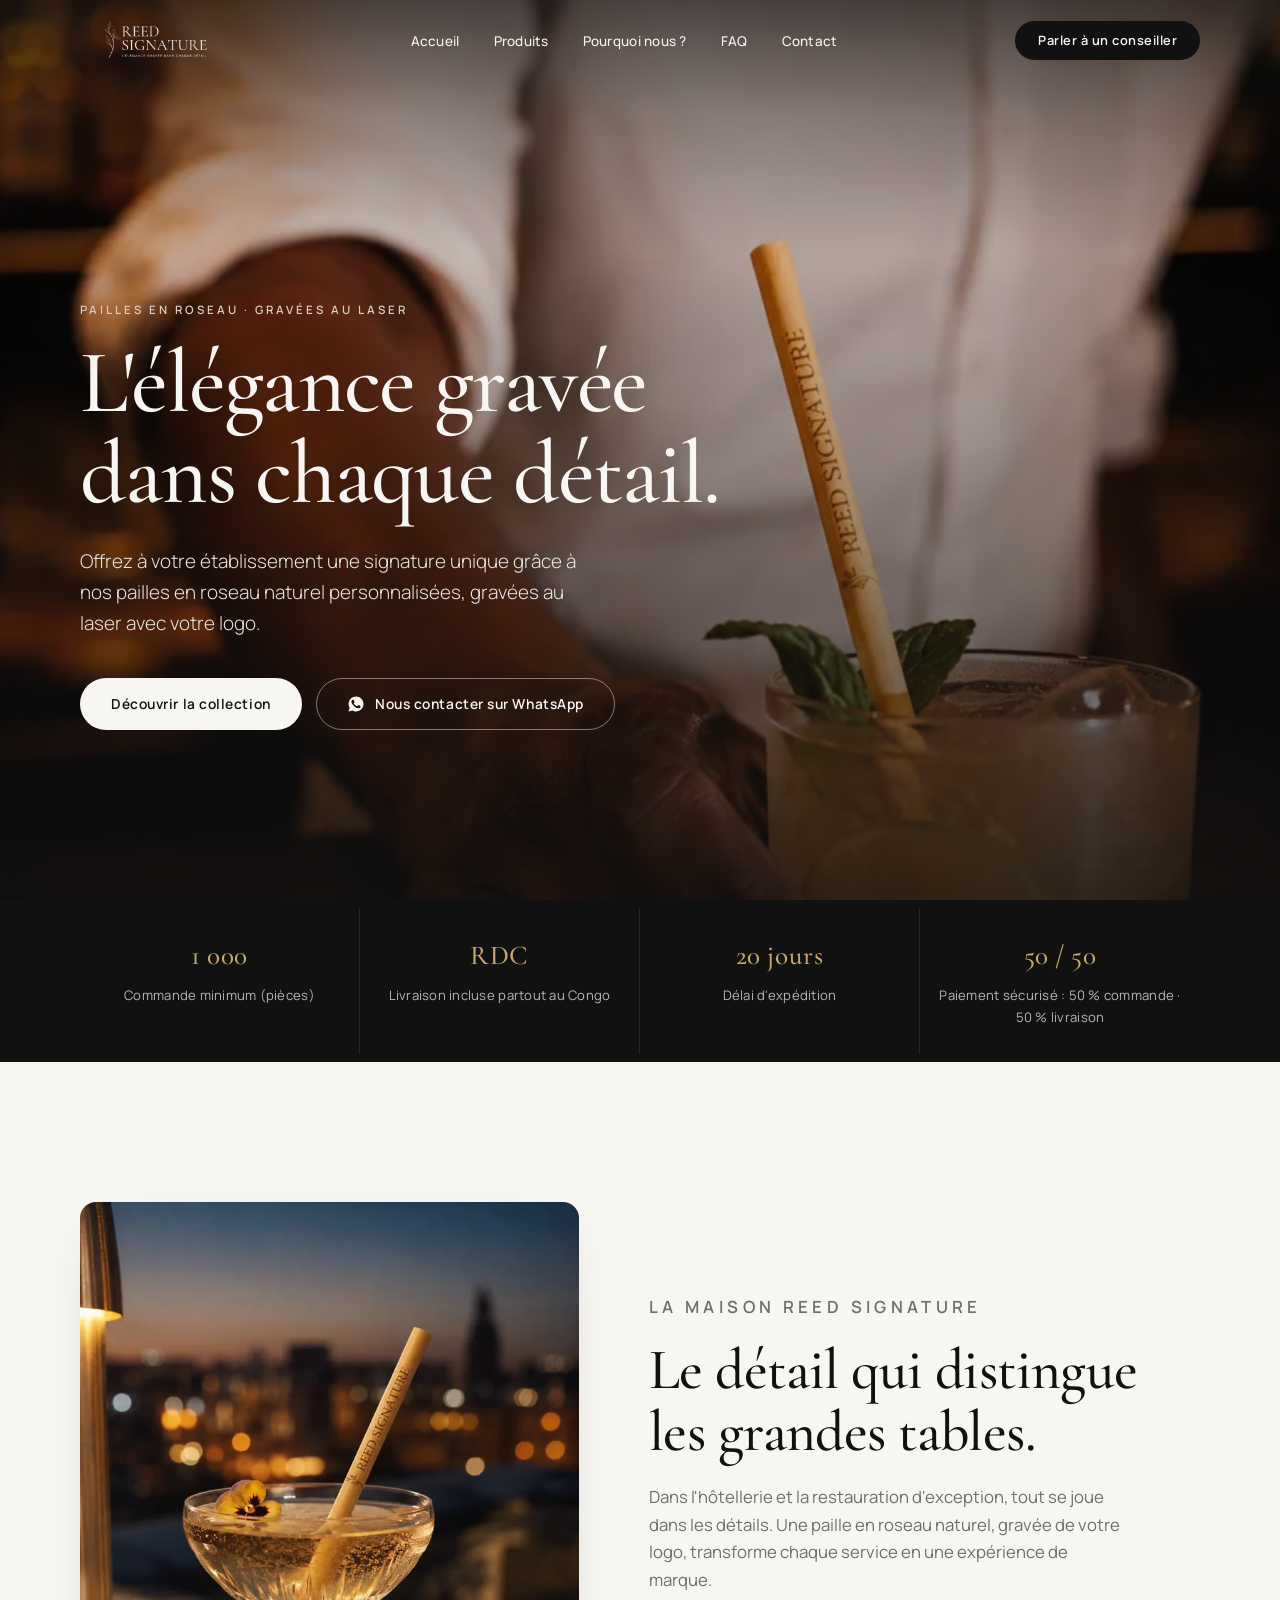
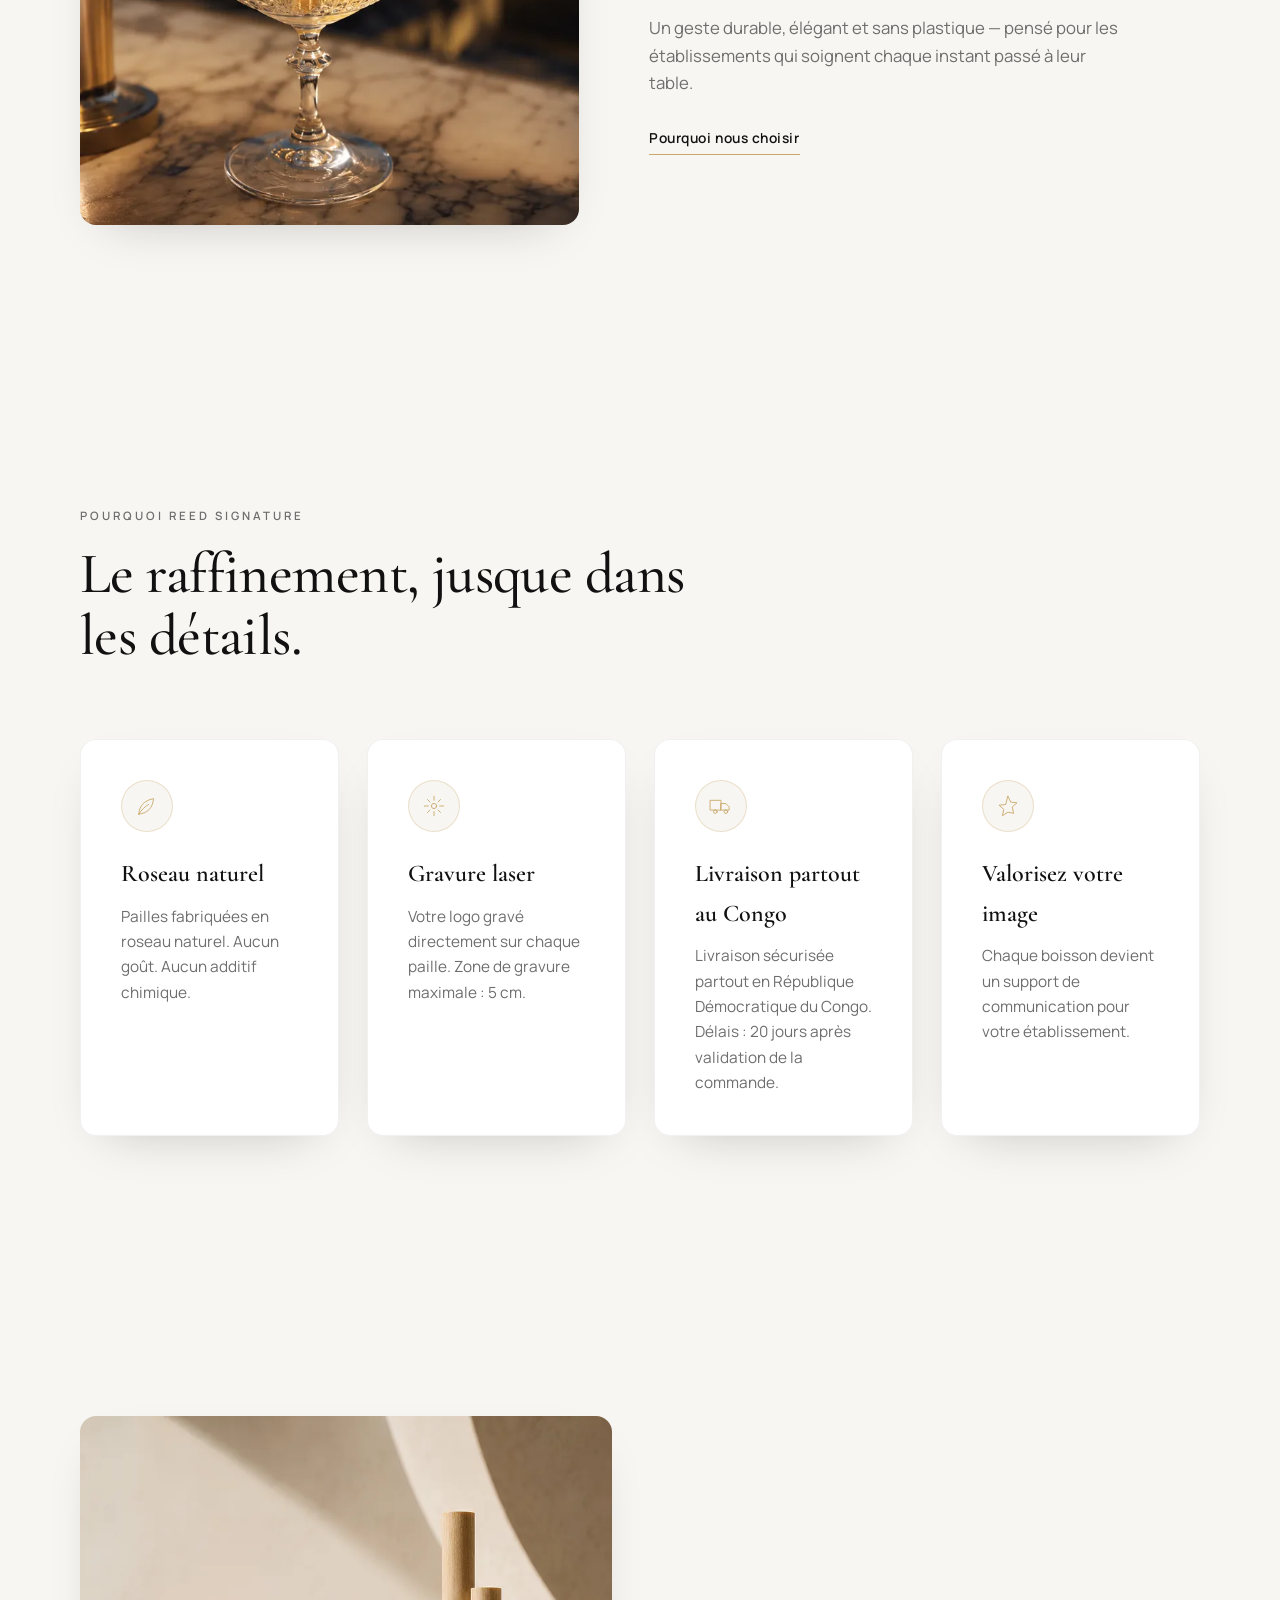
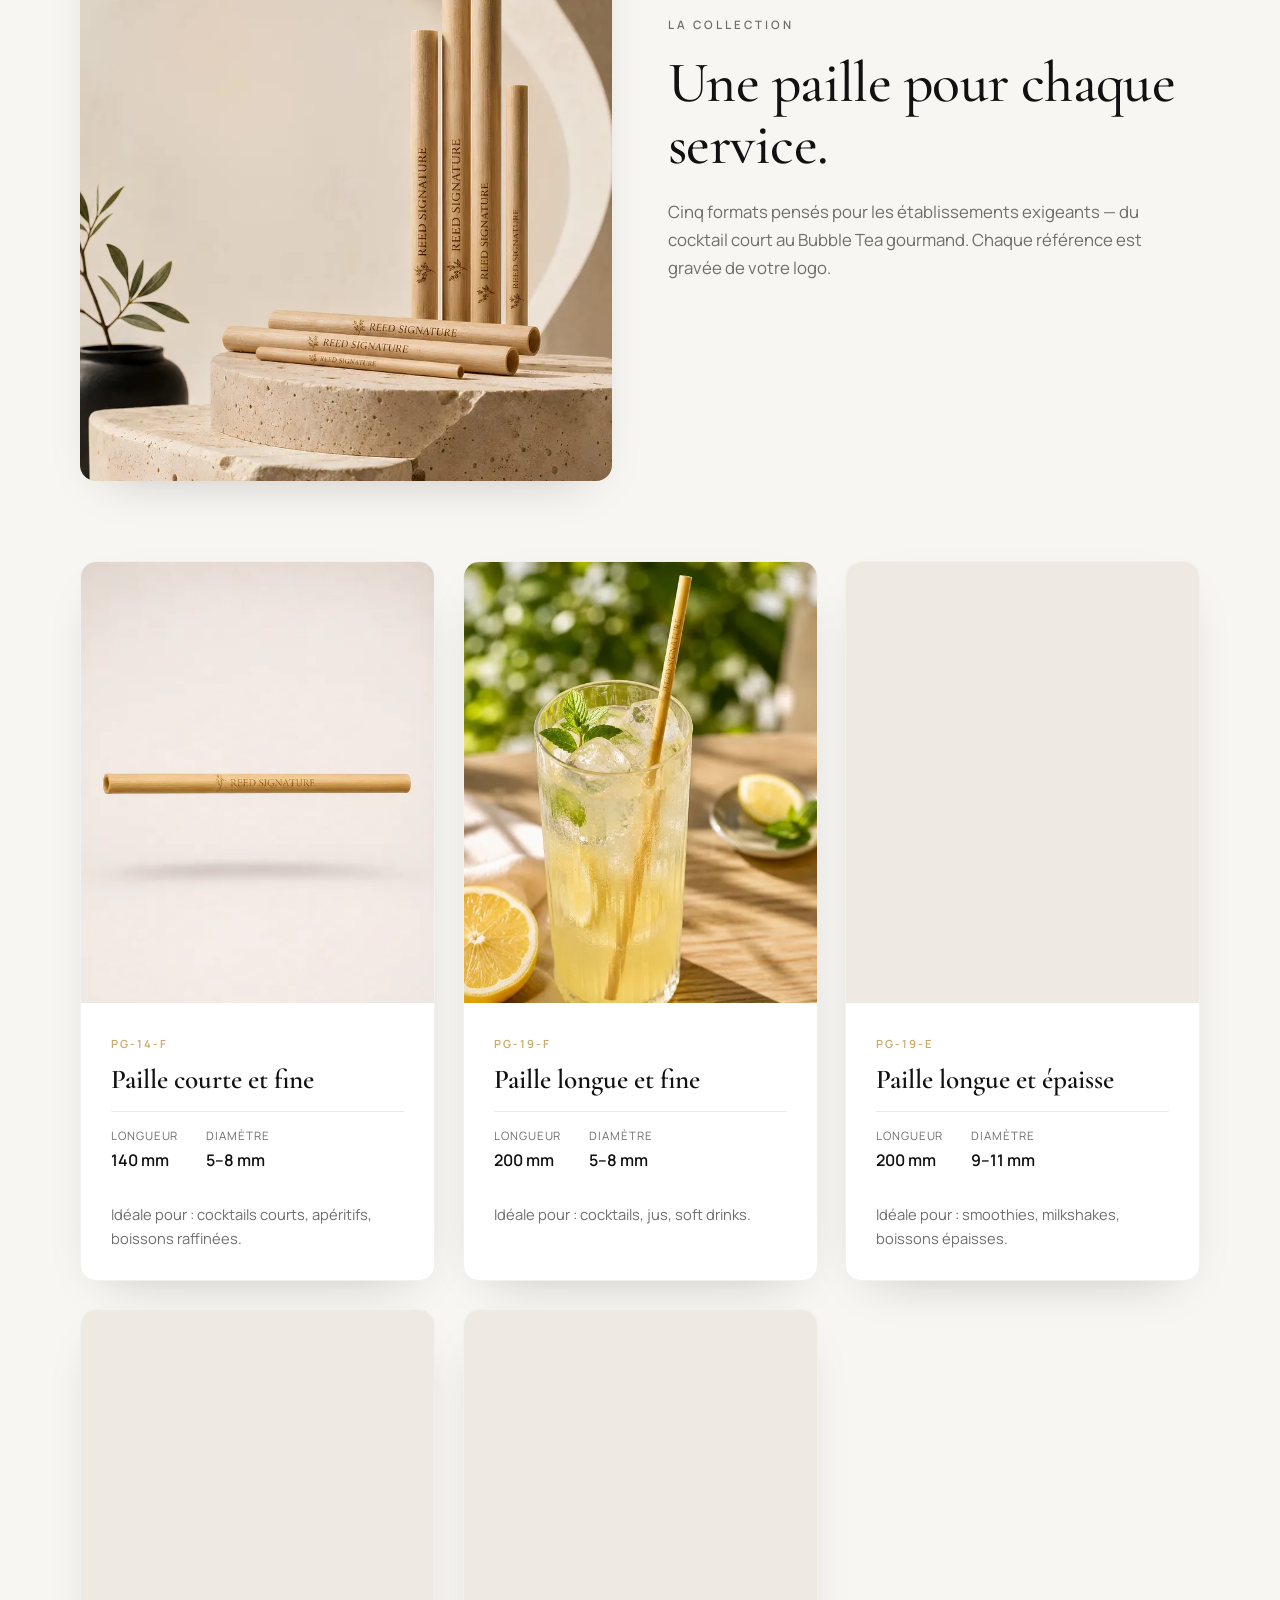
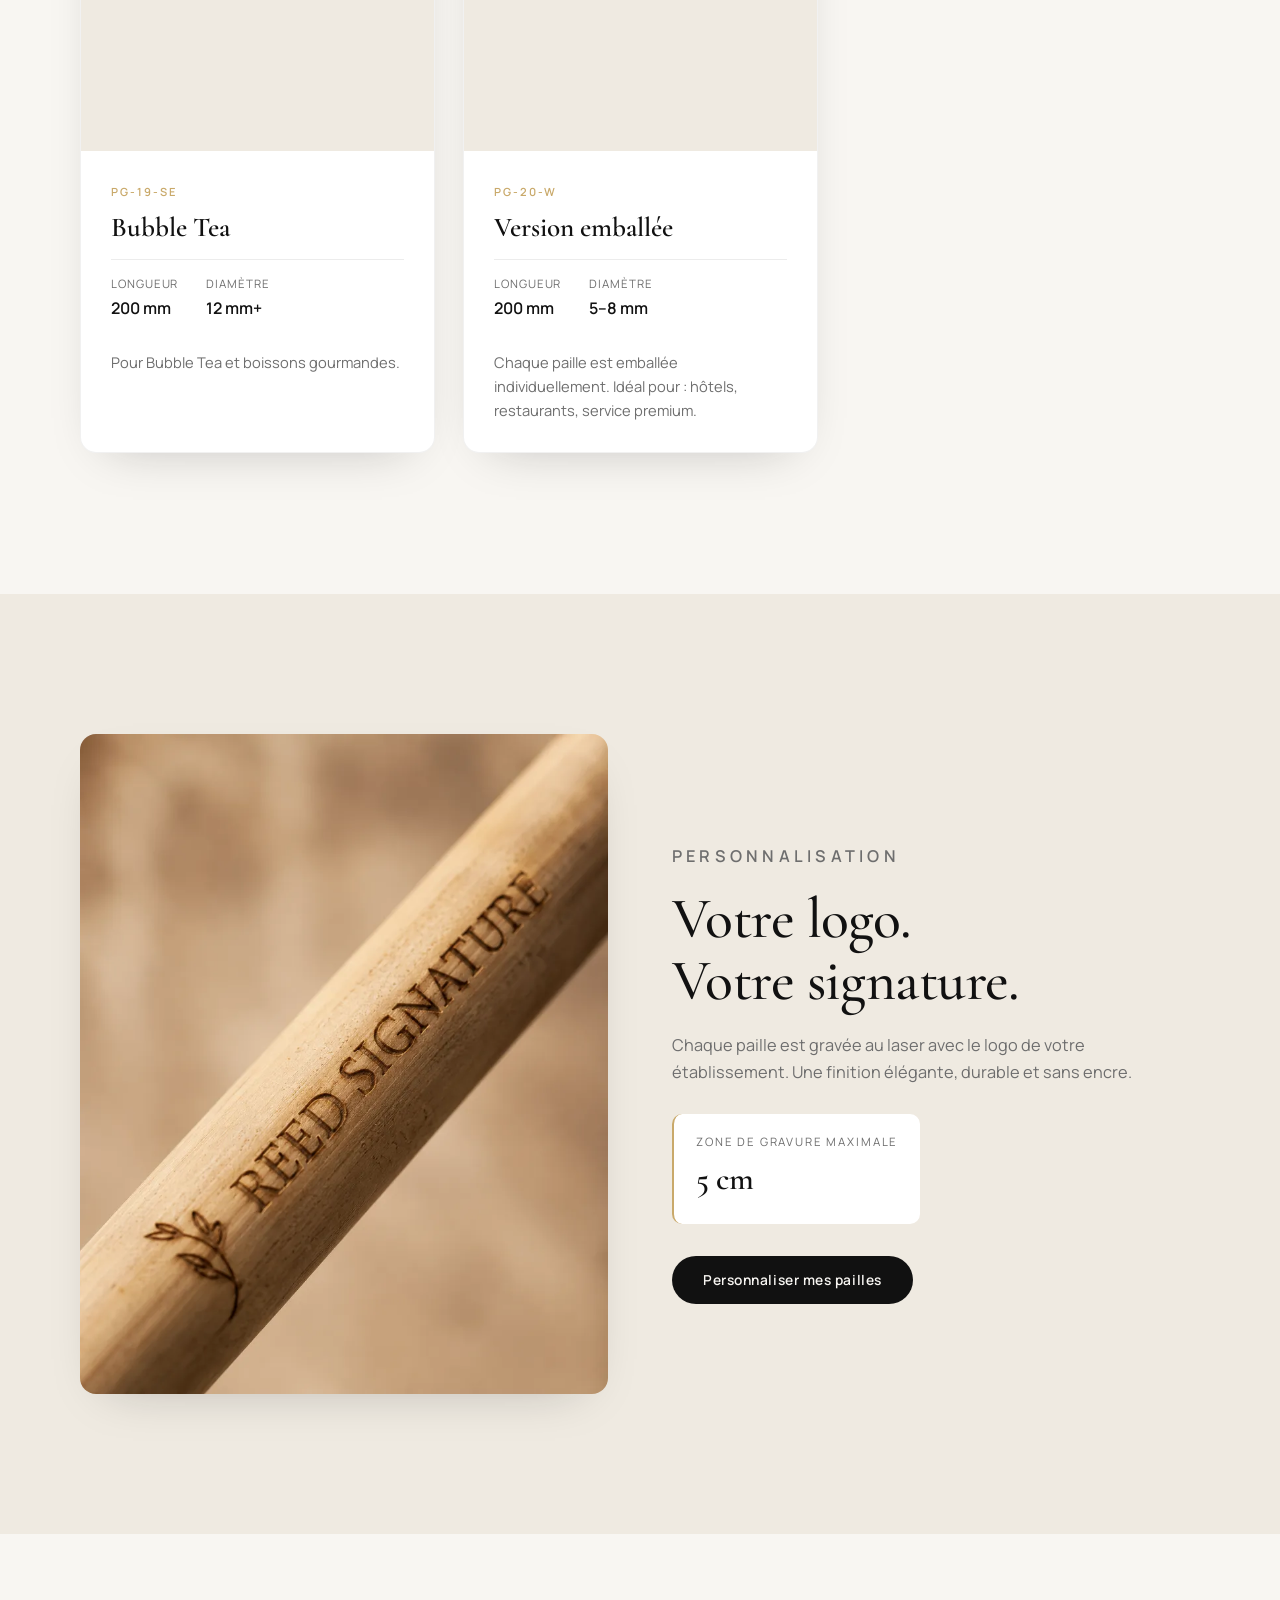
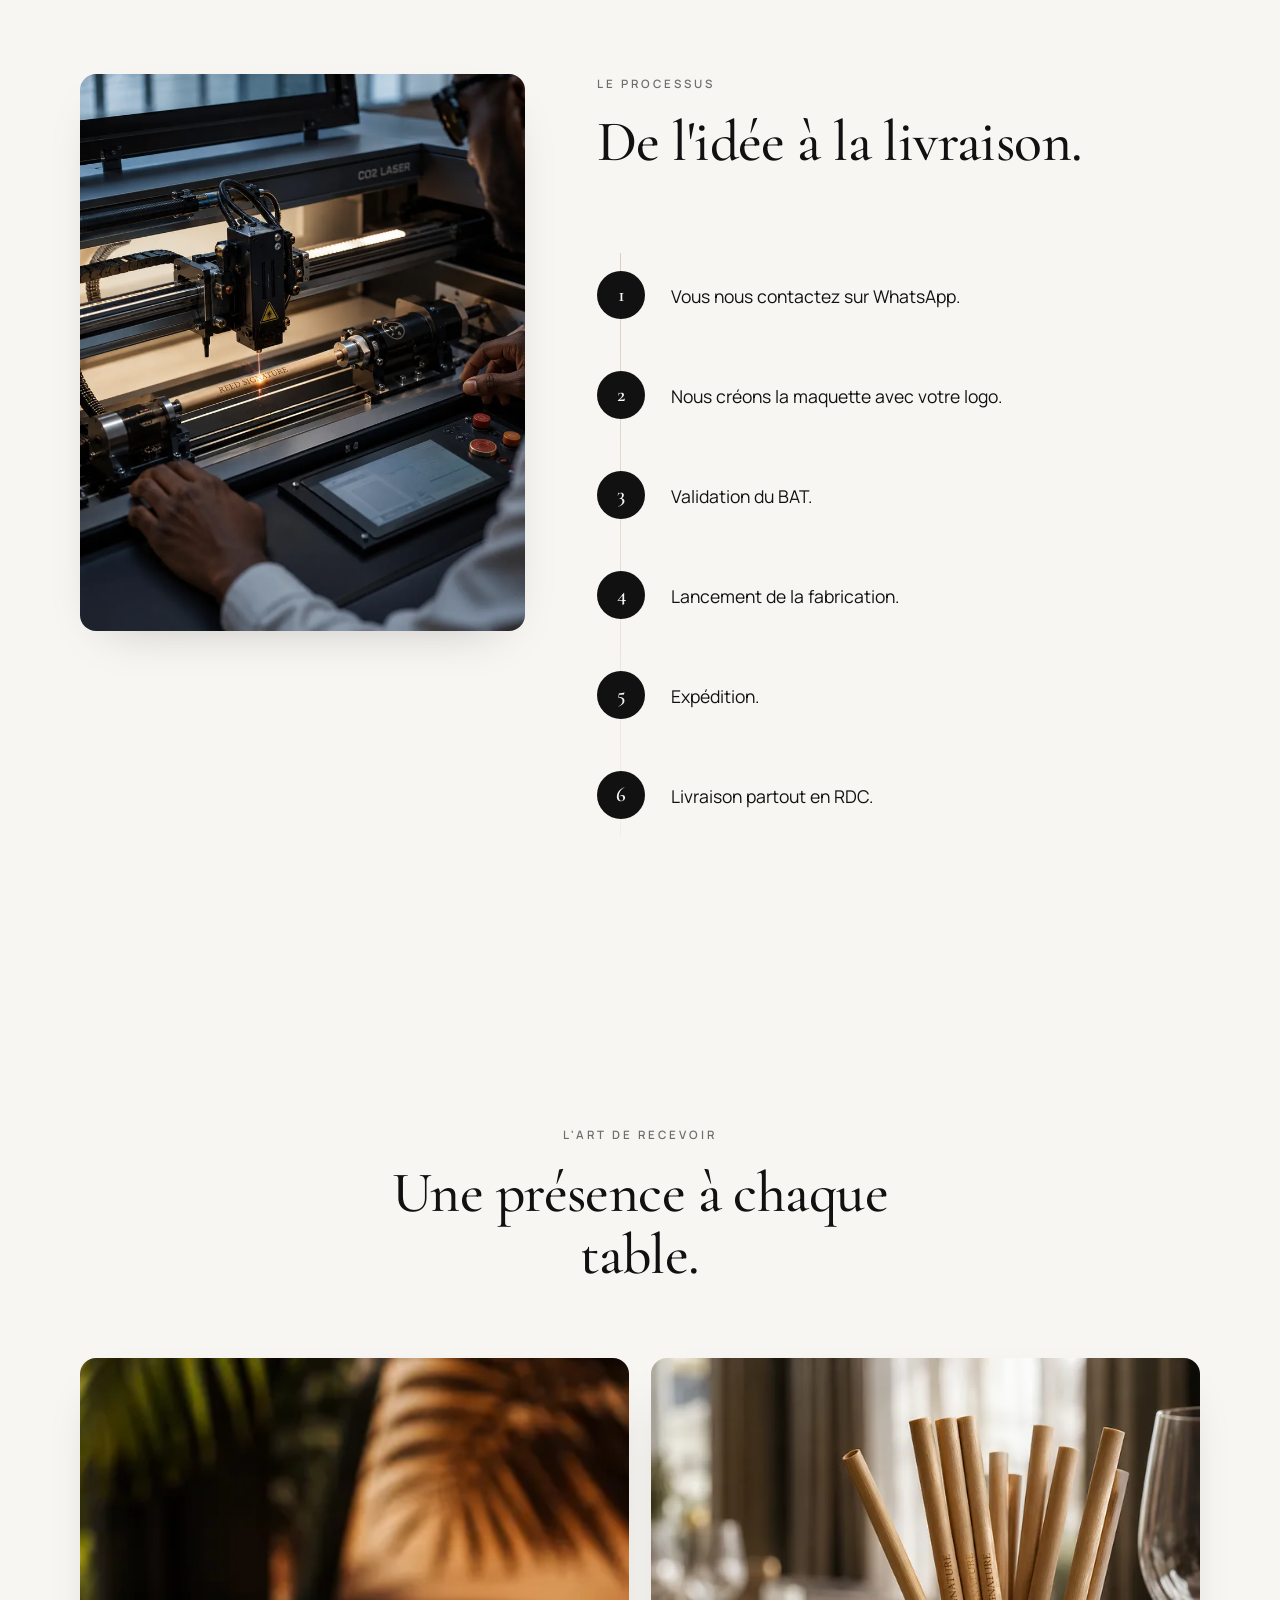
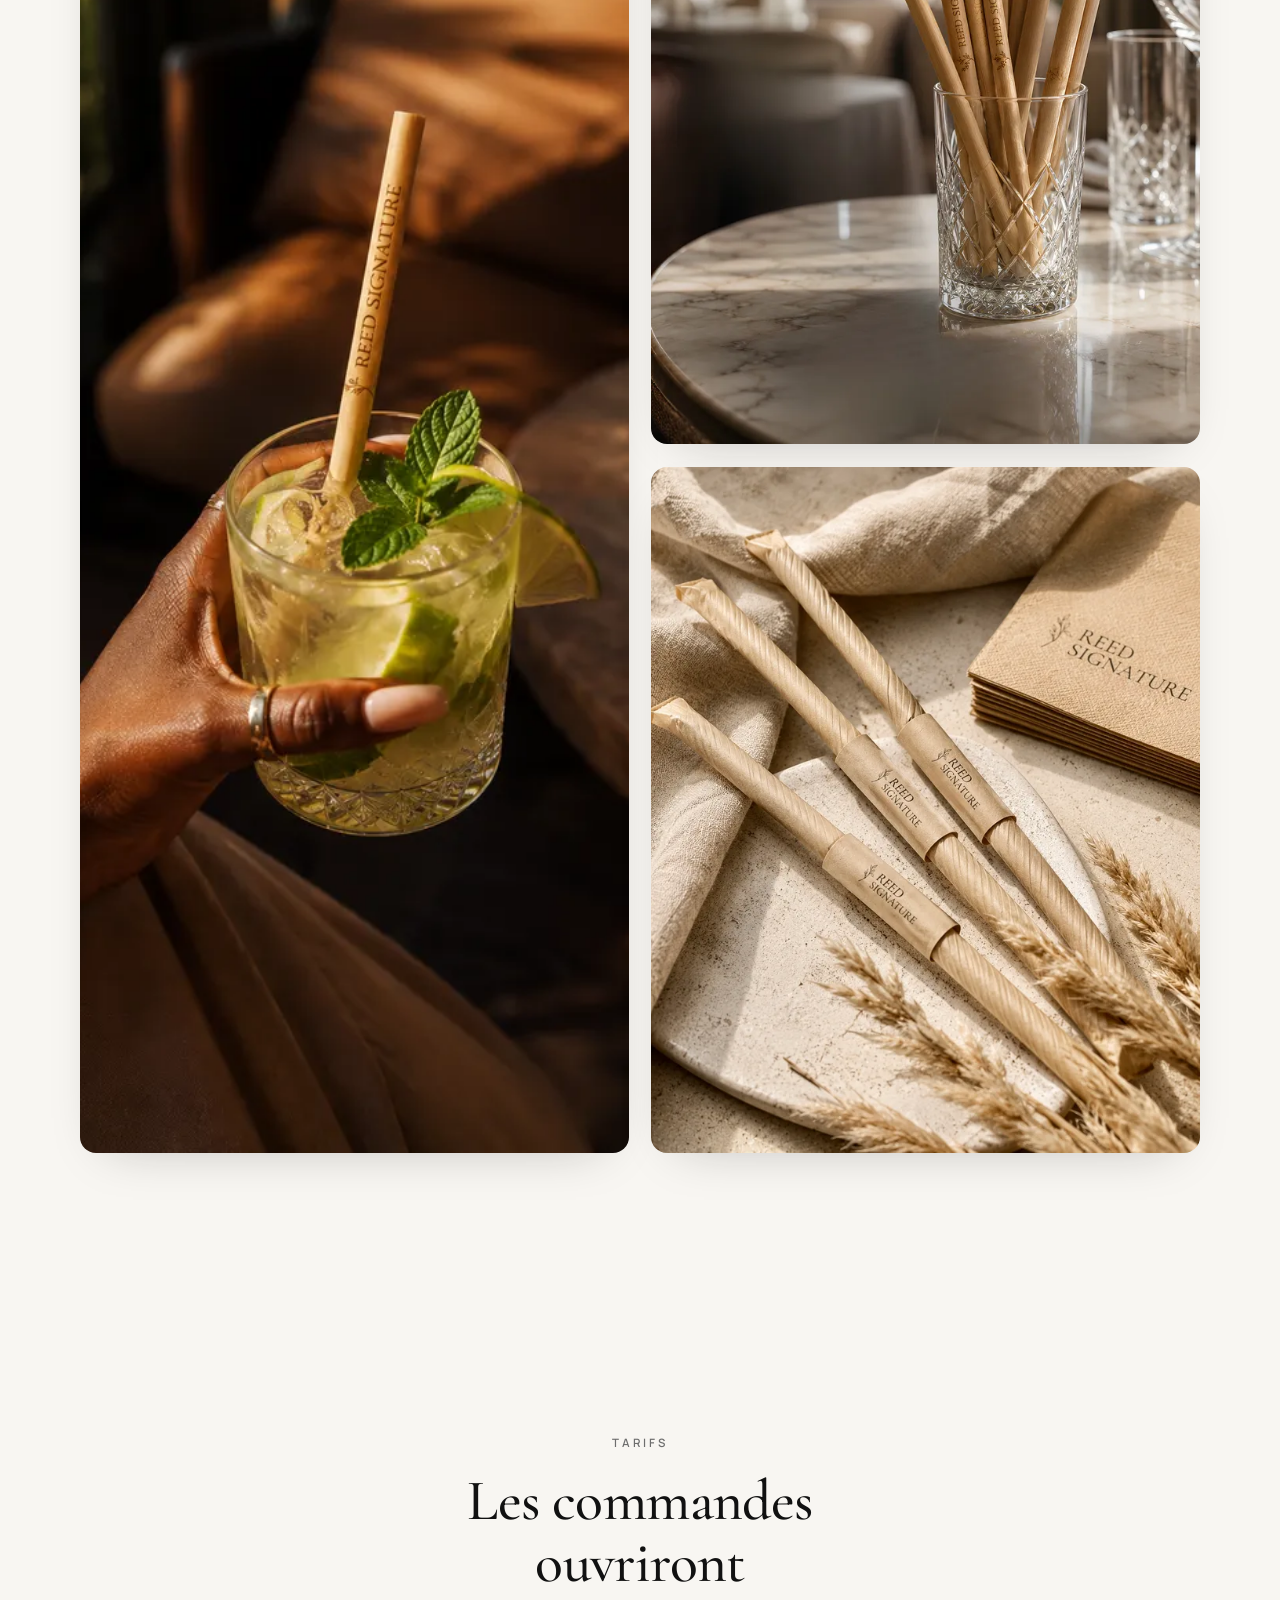
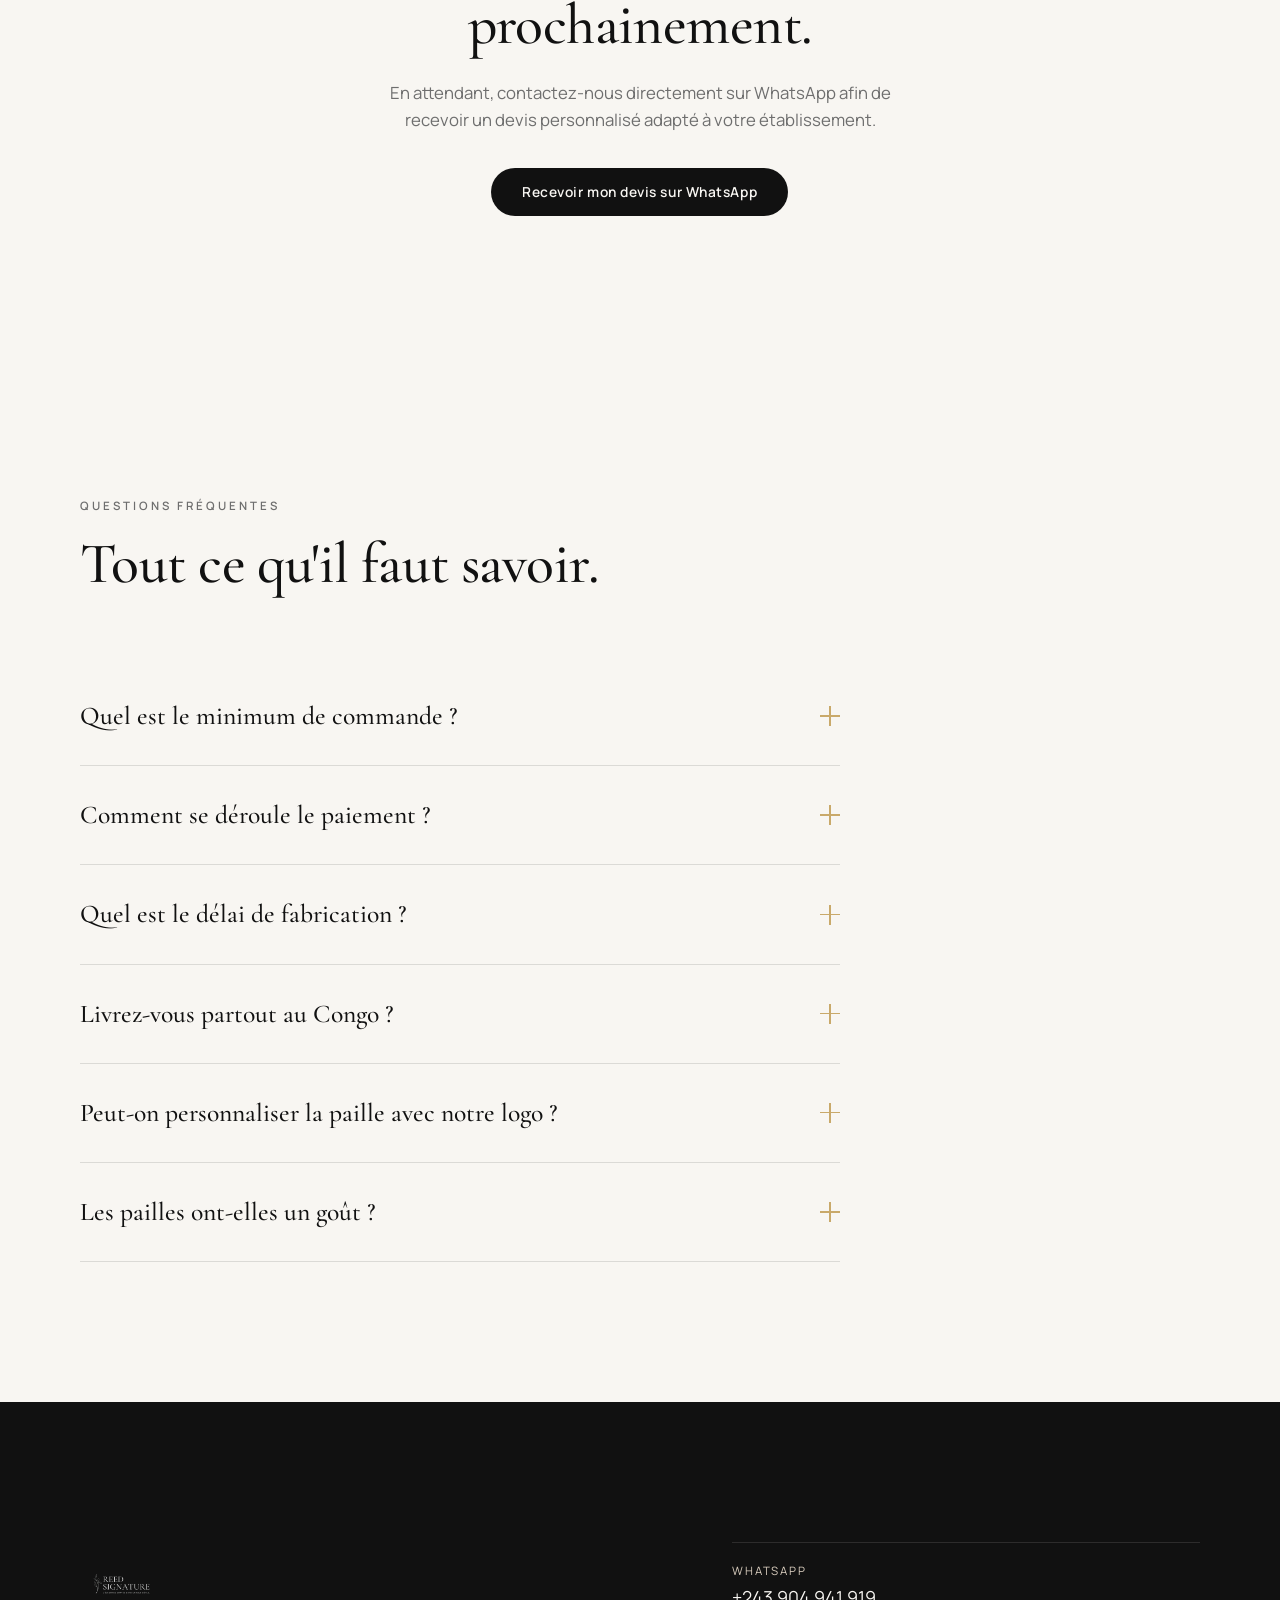
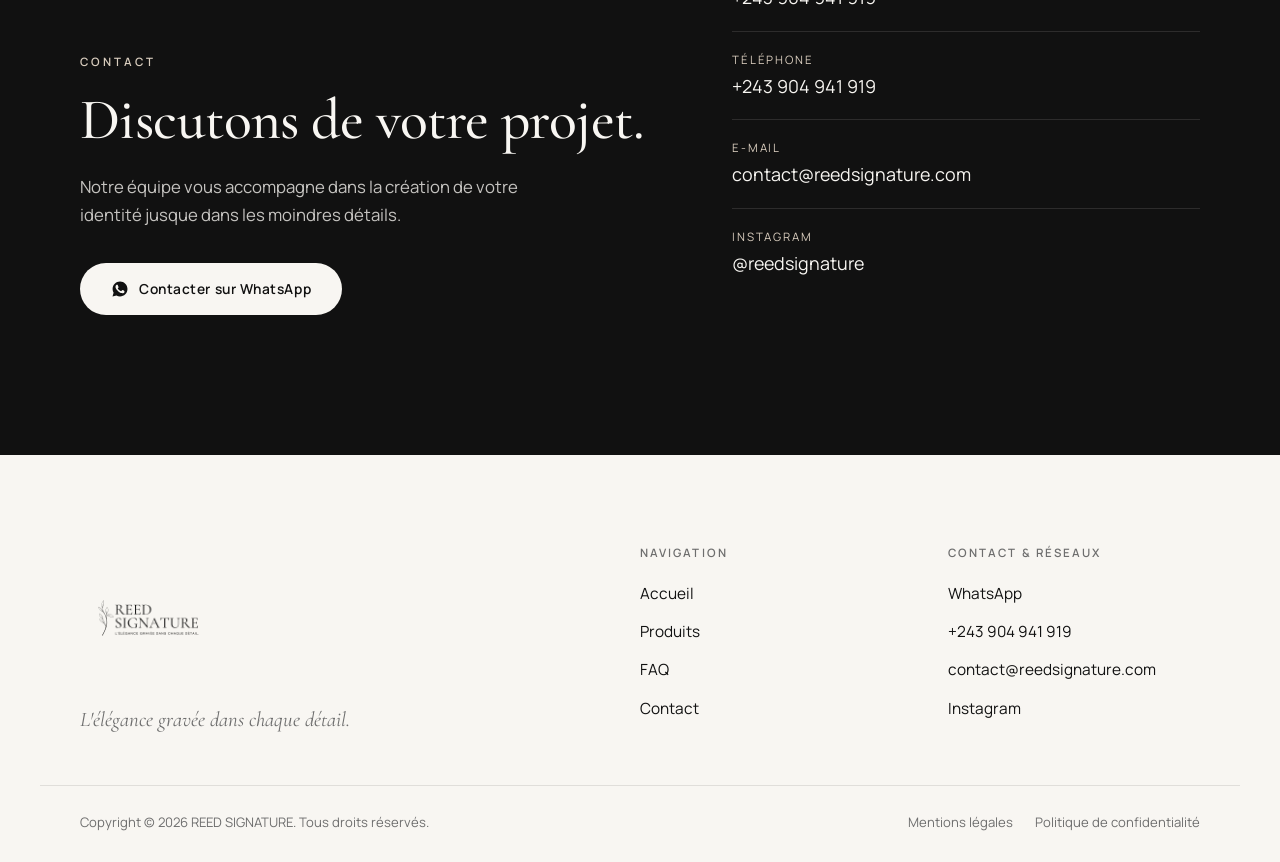
<file: index.html>
<!DOCTYPE html>
<html lang="fr">
<head>
  <meta charset="UTF-8" />
  <meta name="viewport" content="width=device-width, initial-scale=1, viewport-fit=cover" />
  <meta name="theme-color" content="#111111" />

  <title>REED SIGNATURE — Pailles en roseau personnalisées & gravées au laser</title>
  <meta name="description" content="Pailles en roseau naturel personnalisées et gravées au laser avec le logo de votre établissement. Pour hôtels, restaurants, bars, cafés et lounges. Livraison incluse partout en RDC, expédition sous 20 jours." />
  <meta name="author" content="REED SIGNATURE" />
  <link rel="canonical" href="https://www.reedsignature.com/" />

  <!-- Favicons -->
  <link rel="icon" type="image/svg+xml" href="assets/favicon.svg" />
  <link rel="icon" type="image/png" sizes="32x32" href="assets/favicon-32.png" />
  <link rel="icon" type="image/png" sizes="16x16" href="assets/favicon-16.png" />
  <link rel="apple-touch-icon" href="assets/apple-touch-icon.png" />

  <!-- Open Graph -->
  <meta property="og:type" content="website" />
  <meta property="og:url" content="https://www.reedsignature.com/" />
  <meta property="og:title" content="REED SIGNATURE — L'élégance gravée dans chaque détail" />
  <meta property="og:description" content="Pailles en roseau naturel personnalisées, gravées au laser avec votre logo. Une signature unique pour votre établissement." />
  <meta property="og:image" content="https://www.reedsignature.com/assets/luxe-champagne.webp" />
  <meta property="og:locale" content="fr_FR" />
  <meta name="twitter:card" content="summary_large_image" />

  <!-- Fonts : préconnexion + chargement non bloquant -->
  <link rel="preconnect" href="https://fonts.googleapis.com" />
  <link rel="preconnect" href="https://fonts.gstatic.com" crossorigin />
  <link rel="preload" as="image" href="assets/hero-service.webp" fetchpriority="high" />
  <link rel="stylesheet" href="https://fonts.googleapis.com/css2?family=Cormorant+Garamond:ital,wght@0,400;0,500;0,600;1,400&family=Manrope:wght@300;400;500;600;700&display=swap" media="print" onload="this.media='all'" />
  <noscript><link rel="stylesheet" href="https://fonts.googleapis.com/css2?family=Cormorant+Garamond:wght@400;500;600&family=Manrope:wght@300;400;500;600;700&display=swap" /></noscript>

  <link rel="stylesheet" href="styles.css" />

  <!-- SEO structured data -->
  <script type="application/ld+json">
  {
    "@context": "https://schema.org",
    "@type": "Organization",
    "name": "REED SIGNATURE",
    "description": "Pailles en roseau naturel personnalisées et gravées au laser pour établissements premium.",
    "slogan": "L'élégance gravée dans chaque détail.",
    "areaServed": "CD",
    "image": "assets/luxe-champagne.webp"
  }
  </script>
</head>
<body>
  <a class="skip-link" href="#main">Aller au contenu</a>

  <!-- ====================== HEADER ====================== -->
  <header class="site-header" id="header">
    <div class="container header-inner">
      <a href="#accueil" class="logo" aria-label="REED SIGNATURE — Accueil">
        <img class="logo-img logo-light" src="assets/logo-header-light.webp" alt="REED SIGNATURE" width="520" height="156" />
        <img class="logo-img logo-dark" src="assets/logo-header-dark.webp" alt="REED SIGNATURE" width="520" height="156" aria-hidden="true" />
      </a>

      <nav class="nav" aria-label="Navigation principale">
        <ul class="nav-list">
          <li><a href="#accueil">Accueil</a></li>
          <li><a href="#produits">Produits</a></li>
          <li><a href="#pourquoi">Pourquoi nous ?</a></li>
          <li><a href="#faq">FAQ</a></li>
          <li><a href="#contact">Contact</a></li>
        </ul>
      </nav>

      <a href="#contact" class="btn btn-dark btn-sm header-cta" data-wa>Parler à un conseiller</a>

      <button class="nav-toggle" id="navToggle" aria-label="Ouvrir le menu" aria-expanded="false" aria-controls="mobileNav">
        <span></span><span></span><span></span>
      </button>
    </div>
  </header>

  <!-- Menu mobile (hors du header : un backdrop-filter sur le header
       créerait un bloc conteneur et limiterait ce menu fixed à la hauteur du header) -->
  <div class="mobile-nav" id="mobileNav" aria-hidden="true">
    <nav aria-label="Navigation mobile">
      <ul>
        <li><a href="#accueil">Accueil</a></li>
        <li><a href="#produits">Produits</a></li>
        <li><a href="#pourquoi">Pourquoi nous ?</a></li>
        <li><a href="#faq">FAQ</a></li>
        <li><a href="#contact">Contact</a></li>
      </ul>
    </nav>
    <a href="#contact" class="btn btn-dark mobile-cta" data-wa>Parler à un conseiller</a>
  </div>

  <main id="main">

    <!-- ====================== HERO ====================== -->
    <section class="hero" id="accueil">
      <div class="hero-media">
        <img src="assets/hero-service.webp" alt="Barman servant un cocktail avec une paille en roseau gravée REED SIGNATURE"
             width="1024" height="1536" fetchpriority="high" decoding="async" />
        <div class="hero-overlay" aria-hidden="true"></div>
      </div>

      <div class="hero-content container">
        <p class="eyebrow hero-eyebrow" data-reveal>Pailles en roseau · Gravées au laser</p>
        <h1 class="hero-title" data-reveal>L'élégance gravée<br>dans chaque détail.</h1>
        <p class="hero-subtitle" data-reveal>
          Offrez à votre établissement une signature unique grâce à nos pailles en roseau
          naturel personnalisées, gravées au laser avec votre logo.
        </p>
        <div class="hero-actions" data-reveal>
          <a href="#produits" class="btn btn-light">Découvrir la collection</a>
          <a href="#contact" class="btn btn-ghost-light" data-wa>
            <svg class="wa-ico" viewBox="0 0 24 24" width="18" height="18" aria-hidden="true" fill="currentColor"><path d="M12.04 2C6.58 2 2.13 6.45 2.13 11.91c0 1.75.46 3.45 1.32 4.95L2 22l5.25-1.38a9.9 9.9 0 0 0 4.79 1.22h.01c5.46 0 9.91-4.45 9.91-9.91C21.96 6.45 17.5 2 12.04 2Zm5.8 14.18c-.25.7-1.44 1.33-1.99 1.41-.51.08-1.15.11-1.86-.12-.43-.14-.98-.32-1.69-.63-2.97-1.28-4.91-4.27-5.06-4.47-.15-.2-1.21-1.61-1.21-3.07 0-1.46.77-2.18 1.04-2.48.27-.3.59-.37.79-.37.2 0 .39 0 .57.01.18.01.43-.07.67.51.25.59.84 2.05.91 2.2.07.15.12.32.02.52-.1.2-.15.32-.3.49-.15.17-.31.39-.45.52-.15.15-.3.31-.13.6.17.3.76 1.25 1.63 2.02 1.12 1 2.07 1.31 2.36 1.46.3.15.47.12.64-.07.17-.2.74-.86.94-1.16.2-.3.39-.25.66-.15.27.1 1.71.81 2 .96.3.15.49.22.56.34.07.12.07.7-.18 1.4Z"/></svg>
            Nous contacter sur WhatsApp
          </a>
        </div>
      </div>
    </section>

    <!-- Bandeau informations -->
    <section class="info-bar" aria-label="Informations clés">
      <div class="container info-bar-grid">
        <div class="info-item" data-reveal><span class="info-num">1 000</span><span class="info-label">Commande minimum (pièces)</span></div>
        <div class="info-item" data-reveal><span class="info-num">RDC</span><span class="info-label">Livraison incluse partout au Congo</span></div>
        <div class="info-item" data-reveal><span class="info-num">20 jours</span><span class="info-label">Délai d'expédition</span></div>
        <div class="info-item" data-reveal><span class="info-num">50 / 50</span><span class="info-label">Paiement sécurisé : 50 % commande · 50 % livraison</span></div>
      </div>
    </section>

    <!-- ====================== MANIFESTE / ÉDITORIAL ====================== -->
    <section class="section editorial">
      <div class="container editorial-grid">
        <figure class="editorial-media" data-reveal>
          <img src="assets/luxe-champagne.webp" srcset="assets/luxe-champagne-700.webp 700w, assets/luxe-champagne.webp 1086w" sizes="(max-width: 920px) 100vw, 46vw"
               alt="Coupe de champagne avec paille gravée REED SIGNATURE sur un rooftop au crépuscule" width="1086" height="1448" loading="lazy" decoding="async" />
        </figure>
        <div class="editorial-text" data-reveal>
          <p class="eyebrow">La maison REED SIGNATURE</p>
          <h2 class="section-title">Le détail qui distingue<br>les grandes tables.</h2>
          <p>Dans l'hôtellerie et la restauration d'exception, tout se joue dans les détails. Une paille
            en roseau naturel, gravée de votre logo, transforme chaque service en une expérience de marque.</p>
          <p>Un geste durable, élégant et sans plastique — pensé pour les établissements qui soignent
            chaque instant passé à leur table.</p>
          <a href="#pourquoi" class="link-underline">Pourquoi nous choisir</a>
        </div>
      </div>
    </section>

    <!-- ====================== POURQUOI ====================== -->
    <section class="section pourquoi" id="pourquoi">
      <div class="container">
        <header class="section-head" data-reveal>
          <p class="eyebrow">Pourquoi REED SIGNATURE</p>
          <h2 class="section-title">Le raffinement, jusque dans les détails.</h2>
        </header>

        <div class="card-grid four">
          <article class="feature-card" data-reveal>
            <span class="feature-ico" aria-hidden="true">
              <svg viewBox="0 0 32 32" fill="none" stroke="currentColor" stroke-width="1.1" stroke-linecap="round" stroke-linejoin="round"><path d="M6 26c0-9 6-17 18-19-1 12-8 18-18 19Z"/><path d="M6 26c3-5 7-9 12-12"/></svg>
            </span>
            <h3>Roseau naturel</h3>
            <p>Pailles fabriquées en roseau naturel. Aucun goût. Aucun additif chimique.</p>
          </article>

          <article class="feature-card" data-reveal>
            <span class="feature-ico" aria-hidden="true">
              <svg viewBox="0 0 32 32" fill="none" stroke="currentColor" stroke-width="1.1" stroke-linecap="round" stroke-linejoin="round"><path d="M16 4v5M16 23v5M4 16h5M23 16h5M8 8l3 3M21 21l3 3M24 8l-3 3M11 21l-3 3"/><circle cx="16" cy="16" r="3.2"/></svg>
            </span>
            <h3>Gravure laser</h3>
            <p>Votre logo gravé directement sur chaque paille. Zone de gravure maximale : 5 cm.</p>
          </article>

          <article class="feature-card" data-reveal>
            <span class="feature-ico" aria-hidden="true">
              <svg viewBox="0 0 32 32" fill="none" stroke="currentColor" stroke-width="1.1" stroke-linecap="round" stroke-linejoin="round"><path d="M3 9h13v12H3zM16 13h6l4 4v4h-10z"/><circle cx="9" cy="23" r="2.2"/><circle cx="22" cy="23" r="2.2"/></svg>
            </span>
            <h3>Livraison partout au Congo</h3>
            <p>Livraison sécurisée partout en République Démocratique du Congo. Délais : 20 jours après validation de la commande.</p>
          </article>

          <article class="feature-card" data-reveal>
            <span class="feature-ico" aria-hidden="true">
              <svg viewBox="0 0 32 32" fill="none" stroke="currentColor" stroke-width="1.1" stroke-linecap="round" stroke-linejoin="round"><path d="M16 4l3.3 7.2 7.7.8-5.8 5.2 1.7 7.8L16 23.5 9.1 28l1.7-7.8L5 15l7.7-.8Z"/></svg>
            </span>
            <h3>Valorisez votre image</h3>
            <p>Chaque boisson devient un support de communication pour votre établissement.</p>
          </article>
        </div>
      </div>
    </section>

    <!-- ====================== PRODUITS ====================== -->
    <section class="section produits" id="produits">
      <div class="container">
        <div class="produits-intro">
          <figure class="produits-hero" data-reveal>
            <img src="assets/collection.webp" srcset="assets/collection-800.webp 800w, assets/collection.webp 1080w" sizes="(max-width: 920px) 100vw, 50vw"
                 alt="La collection complète de pailles en roseau REED SIGNATURE sur socle en travertin" width="1080" height="1350" loading="lazy" decoding="async" />
          </figure>
          <header class="section-head produits-head" data-reveal>
            <p class="eyebrow">La collection</p>
            <h2 class="section-title">Une paille pour chaque service.</h2>
            <p class="section-lead">Cinq formats pensés pour les établissements exigeants — du cocktail court au Bubble Tea gourmand. Chaque référence est gravée de votre logo.</p>
          </header>
        </div>

        <div class="card-grid products">
          <article class="product-card" data-reveal>
            <div class="product-media">
              <img src="assets/prod-courte-600.webp" srcset="assets/prod-courte-600.webp 600w, assets/prod-courte-1000.webp 1000w" sizes="(max-width: 720px) 100vw, 33vw" alt="Paille en roseau courte et fine gravée REED SIGNATURE" width="1122" height="1402" loading="lazy" decoding="async" />
            </div>
            <div class="product-body">
              <span class="product-ref">PG-14-F</span>
              <h3>Paille courte et fine</h3>
              <dl class="product-spec">
                <div><dt>Longueur</dt><dd>140 mm</dd></div>
                <div><dt>Diamètre</dt><dd>5–8 mm</dd></div>
              </dl>
              <p class="product-use">Idéale pour : cocktails courts, apéritifs, boissons raffinées.</p>
            </div>
          </article>

          <article class="product-card" data-reveal>
            <div class="product-media">
              <img src="assets/prod-longue-fine-600.webp" srcset="assets/prod-longue-fine-600.webp 600w, assets/prod-longue-fine-1000.webp 1000w" sizes="(max-width: 720px) 100vw, 33vw" alt="Paille en roseau longue et fine dans un cocktail rafraîchissant" width="1122" height="1402" loading="lazy" decoding="async" />
            </div>
            <div class="product-body">
              <span class="product-ref">PG-19-F</span>
              <h3>Paille longue et fine</h3>
              <dl class="product-spec">
                <div><dt>Longueur</dt><dd>200 mm</dd></div>
                <div><dt>Diamètre</dt><dd>5–8 mm</dd></div>
              </dl>
              <p class="product-use">Idéale pour : cocktails, jus, soft drinks.</p>
            </div>
          </article>

          <article class="product-card" data-reveal>
            <div class="product-media">
              <img src="assets/prod-epaisse-600.webp" srcset="assets/prod-epaisse-600.webp 600w, assets/prod-epaisse-1000.webp 1000w" sizes="(max-width: 720px) 100vw, 33vw" alt="Paille en roseau longue et épaisse dans un smoothie à la mangue" width="1122" height="1402" loading="lazy" decoding="async" />
            </div>
            <div class="product-body">
              <span class="product-ref">PG-19-E</span>
              <h3>Paille longue et épaisse</h3>
              <dl class="product-spec">
                <div><dt>Longueur</dt><dd>200 mm</dd></div>
                <div><dt>Diamètre</dt><dd>9–11 mm</dd></div>
              </dl>
              <p class="product-use">Idéale pour : smoothies, milkshakes, boissons épaisses.</p>
            </div>
          </article>

          <article class="product-card" data-reveal>
            <div class="product-media">
              <img src="assets/prod-bubble-600.webp" srcset="assets/prod-bubble-600.webp 600w, assets/prod-bubble-1000.webp 1000w" sizes="(max-width: 720px) 100vw, 33vw" alt="Paille en roseau large pour Bubble Tea gravée REED SIGNATURE" width="1122" height="1402" loading="lazy" decoding="async" />
            </div>
            <div class="product-body">
              <span class="product-ref">PG-19-SE</span>
              <h3>Bubble Tea</h3>
              <dl class="product-spec">
                <div><dt>Longueur</dt><dd>200 mm</dd></div>
                <div><dt>Diamètre</dt><dd>12 mm+</dd></div>
              </dl>
              <p class="product-use">Pour Bubble Tea et boissons gourmandes.</p>
            </div>
          </article>

          <article class="product-card" data-reveal>
            <div class="product-media">
              <img src="assets/prod-emballee-600.webp" srcset="assets/prod-emballee-600.webp 600w, assets/prod-emballee-1000.webp 1000w" sizes="(max-width: 720px) 100vw, 33vw" alt="Paille en roseau emballée individuellement avec bandeau REED SIGNATURE" width="1122" height="1402" loading="lazy" decoding="async" />
            </div>
            <div class="product-body">
              <span class="product-ref">PG-20-W</span>
              <h3>Version emballée</h3>
              <dl class="product-spec">
                <div><dt>Longueur</dt><dd>200 mm</dd></div>
                <div><dt>Diamètre</dt><dd>5–8 mm</dd></div>
              </dl>
              <p class="product-use">Chaque paille est emballée individuellement. Idéal pour : hôtels, restaurants, service premium.</p>
            </div>
          </article>
        </div>
      </div>
    </section>

    <!-- ====================== PERSONNALISATION ====================== -->
    <section class="section personnalisation" id="personnalisation">
      <div class="container perso-grid">
        <figure class="perso-media" data-reveal>
          <img src="assets/gravure-macro.webp" srcset="assets/gravure-macro-800.webp 800w, assets/gravure-macro.webp 1122w" sizes="(max-width: 920px) 100vw, 50vw"
               alt="Gros plan macro sur la gravure laser du logo REED SIGNATURE sur une paille en roseau" width="1122" height="1402" loading="lazy" decoding="async" />
        </figure>
        <div class="perso-text" data-reveal>
          <p class="eyebrow">Personnalisation</p>
          <h2 class="section-title">Votre logo.<br>Votre signature.</h2>
          <p>Chaque paille est gravée au laser avec le logo de votre établissement. Une finition élégante, durable et sans encre.</p>
          <p class="perso-zone"><span>Zone de gravure maximale</span><strong>5 cm</strong></p>
          <a href="#contact" class="btn btn-dark" data-wa>Personnaliser mes pailles</a>
        </div>
      </div>
    </section>

    <!-- ====================== PROCESSUS ====================== -->
    <section class="section processus" id="processus">
      <div class="container processus-grid">
        <div class="processus-visual" data-reveal>
          <figure class="processus-media">
            <img src="assets/laser.webp" srcset="assets/laser-800.webp 800w, assets/laser.webp 1122w" sizes="(max-width: 920px) 100vw, 45vw"
                 alt="Machine de gravure laser CO2 gravant REED SIGNATURE sur une paille en roseau" width="1122" height="1402" loading="lazy" decoding="async" />
          </figure>
        </div>
        <div class="processus-content">
          <header class="section-head" data-reveal>
            <p class="eyebrow">Le processus</p>
            <h2 class="section-title">De l'idée à la livraison.</h2>
          </header>
          <ol class="timeline">
            <li class="timeline-step" data-reveal><span class="step-num">1</span><p>Vous nous contactez sur WhatsApp.</p></li>
            <li class="timeline-step" data-reveal><span class="step-num">2</span><p>Nous créons la maquette avec votre logo.</p></li>
            <li class="timeline-step" data-reveal><span class="step-num">3</span><p>Validation du BAT.</p></li>
            <li class="timeline-step" data-reveal><span class="step-num">4</span><p>Lancement de la fabrication.</p></li>
            <li class="timeline-step" data-reveal><span class="step-num">5</span><p>Expédition.</p></li>
            <li class="timeline-step" data-reveal><span class="step-num">6</span><p>Livraison partout en RDC.</p></li>
          </ol>
        </div>
      </div>
    </section>

    <!-- ====================== GALERIE LIFESTYLE ====================== -->
    <section class="section gallery" id="galerie">
      <div class="container">
        <header class="section-head center" data-reveal>
          <p class="eyebrow">L'art de recevoir</p>
          <h2 class="section-title">Une présence à chaque table.</h2>
        </header>
        <div class="gallery-grid">
          <figure class="gallery-item tall" data-reveal>
            <img src="assets/lounge.webp" srcset="assets/lounge-700.webp 700w, assets/lounge.webp 1024w" sizes="(max-width: 720px) 100vw, 40vw"
                 alt="Cocktail servi avec une paille gravée REED SIGNATURE dans un lounge" width="1024" height="1536" loading="lazy" decoding="async" />
          </figure>
          <figure class="gallery-item" data-reveal>
            <img src="assets/restaurant.webp" srcset="assets/restaurant-700.webp 700w, assets/restaurant.webp 1080w" sizes="(max-width: 720px) 100vw, 40vw"
                 alt="Pailles en roseau gravées présentées dans un verre en cristal au restaurant" width="1080" height="1350" loading="lazy" decoding="async" />
          </figure>
          <figure class="gallery-item" data-reveal>
            <img src="assets/trio.webp" srcset="assets/trio-700.webp 700w, assets/trio.webp 1122w" sizes="(max-width: 720px) 100vw, 40vw"
                 alt="Trois pailles en roseau gravées REED SIGNATURE disposées sur du lin" width="1122" height="1402" loading="lazy" decoding="async" />
          </figure>
        </div>
      </div>
    </section>

    <!-- ====================== TARIFS ====================== -->
    <section class="section tarifs" id="tarifs">
      <div class="container tarifs-inner" data-reveal>
        <p class="eyebrow">Tarifs</p>
        <h2 class="section-title">Les commandes ouvriront prochainement.</h2>
        <p class="tarifs-text">
          En attendant, contactez-nous directement sur WhatsApp afin de recevoir un devis
          personnalisé adapté à votre établissement.
        </p>
        <a href="#contact" class="btn btn-dark" data-wa>Recevoir mon devis sur WhatsApp</a>
      </div>
    </section>

    <!-- ====================== FAQ ====================== -->
    <section class="section faq" id="faq">
      <div class="container">
        <header class="section-head" data-reveal>
          <p class="eyebrow">Questions fréquentes</p>
          <h2 class="section-title">Tout ce qu'il faut savoir.</h2>
        </header>

        <div class="faq-list" data-reveal>
          <details class="faq-item">
            <summary>Quel est le minimum de commande ?<span class="faq-icon" aria-hidden="true"></span></summary>
            <div class="faq-answer"><p>La commande minimum est de 1 000 pailles, toutes références confondues. Ce volume nous permet de garantir une gravure d'une qualité irréprochable et un tarif adapté aux établissements professionnels. Vous êtes libre de répartir cette quantité entre plusieurs formats — cocktail, smoothie, Bubble Tea ou version emballée.</p></div>
          </details>
          <details class="faq-item">
            <summary>Comment se déroule le paiement ?<span class="faq-icon" aria-hidden="true"></span></summary>
            <div class="faq-answer"><p>Le règlement s'effectue en deux temps : <strong>50 % à la commande</strong>, afin de lancer la création de la maquette et la fabrication, puis <strong>50 % à la livraison</strong>. Ce fonctionnement sécurise votre projet et n'engage le solde qu'une fois vos pailles prêtes à être expédiées.</p></div>
          </details>
          <details class="faq-item">
            <summary>Quel est le délai de fabrication ?<span class="faq-icon" aria-hidden="true"></span></summary>
            <div class="faq-answer"><p>Comptez environ 20 jours après la validation de votre BAT (bon à tirer). Ce délai couvre la gravure laser de votre logo, le contrôle qualité et la préparation de l'expédition. Vous êtes tenu informé à chaque étape, jusqu'à la réception de votre commande.</p></div>
          </details>
          <details class="faq-item">
            <summary>Livrez-vous partout au Congo ?<span class="faq-icon" aria-hidden="true"></span></summary>
            <div class="faq-answer"><p>Oui. Nous livrons partout en République Démocratique du Congo, et la livraison est <strong>incluse</strong> dans nos conditions. Où que se trouve votre établissement, vos pailles vous parviennent en toute sécurité, sans frais de transport supplémentaires.</p></div>
          </details>
          <details class="faq-item">
            <summary>Peut-on personnaliser la paille avec notre logo ?<span class="faq-icon" aria-hidden="true"></span></summary>
            <div class="faq-answer"><p>Absolument. Chaque paille est gravée au laser avec le logo de votre établissement — une finition durable, sans encre ni additif, directement dans le roseau naturel. La zone de gravure peut atteindre <strong>5 cm</strong>. Transmettez-nous votre logo et nous réalisons une maquette avant toute production.</p></div>
          </details>
          <details class="faq-item">
            <summary>Les pailles ont-elles un goût ?<span class="faq-icon" aria-hidden="true"></span></summary>
            <div class="faq-answer"><p>Non. Nos pailles sont fabriquées en roseau 100 % naturel, sans aucun additif chimique. Elles n'altèrent ni le goût ni l'arôme de vos boissons et offrent une alternative élégante et écologique aux pailles en plastique.</p></div>
          </details>
        </div>
      </div>
    </section>

    <!-- ====================== CONTACT ====================== -->
    <section class="section contact" id="contact">
      <div class="container contact-inner">
        <div class="contact-lead" data-reveal>
          <img class="contact-logo" src="assets/logo-full-light.webp" alt="REED SIGNATURE" width="620" height="620" loading="lazy" />
          <p class="eyebrow light">Contact</p>
          <h2 class="section-title">Discutons de votre projet.</h2>
          <p class="contact-text">
            Notre équipe vous accompagne dans la création de votre identité jusque dans
            les moindres détails.
          </p>
          <a href="#" class="btn btn-light btn-wa" data-wa>
            <svg class="wa-ico" viewBox="0 0 24 24" width="18" height="18" aria-hidden="true" fill="currentColor"><path d="M12.04 2C6.58 2 2.13 6.45 2.13 11.91c0 1.75.46 3.45 1.32 4.95L2 22l5.25-1.38a9.9 9.9 0 0 0 4.79 1.22h.01c5.46 0 9.91-4.45 9.91-9.91C21.96 6.45 17.5 2 12.04 2Zm5.8 14.18c-.25.7-1.44 1.33-1.99 1.41-.51.08-1.15.11-1.86-.12-.43-.14-.98-.32-1.69-.63-2.97-1.28-4.91-4.27-5.06-4.47-.15-.2-1.21-1.61-1.21-3.07 0-1.46.77-2.18 1.04-2.48.27-.3.59-.37.79-.37.2 0 .39 0 .57.01.18.01.43-.07.67.51.25.59.84 2.05.91 2.2.07.15.12.32.02.52-.1.2-.15.32-.3.49-.15.17-.31.39-.45.52-.15.15-.3.31-.13.6.17.3.76 1.25 1.63 2.02 1.12 1 2.07 1.31 2.36 1.46.3.15.47.12.64-.07.17-.2.74-.86.94-1.16.2-.3.39-.25.66-.15.27.1 1.71.81 2 .96.3.15.49.22.56.34.07.12.07.7-.18 1.4Z"/></svg>
            Contacter sur WhatsApp
          </a>
        </div>

        <div class="contact-details" data-reveal>
          <ul class="contact-list">
            <li>
              <span class="contact-label">WhatsApp</span>
              <a href="#" data-wa>+243 904 941 919</a>
            </li>
            <li>
              <span class="contact-label">Téléphone</span>
              <a id="contactPhone" href="tel:+243904941919">+243 904 941 919</a>
            </li>
            <li>
              <span class="contact-label">E-mail</span>
              <a href="mailto:contact@reedsignature.com">contact@reedsignature.com</a>
            </li>
            <li>
              <span class="contact-label">Instagram</span>
              <a href="https://instagram.com/reedsignature" target="_blank" rel="noopener">@reedsignature</a>
            </li>
          </ul>
        </div>
      </div>
    </section>
  </main>

  <!-- ====================== FOOTER ====================== -->
  <footer class="site-footer">
    <div class="container footer-grid">
      <div class="footer-brand">
        <img class="footer-logo-img" src="assets/logo-full-dark.webp" alt="REED SIGNATURE" width="620" height="620" loading="lazy" />
        <p class="footer-tagline">L'élégance gravée dans chaque détail.</p>
      </div>

      <nav class="footer-nav" aria-label="Navigation pied de page">
        <h3>Navigation</h3>
        <ul>
          <li><a href="#accueil">Accueil</a></li>
          <li><a href="#produits">Produits</a></li>
          <li><a href="#faq">FAQ</a></li>
          <li><a href="#contact">Contact</a></li>
        </ul>
      </nav>

      <nav class="footer-nav" aria-label="Contact et réseaux">
        <h3>Contact & réseaux</h3>
        <ul>
          <li><a href="#contact" data-wa>WhatsApp</a></li>
          <li><a href="tel:+243904941919">+243 904 941 919</a></li>
          <li><a href="mailto:contact@reedsignature.com">contact@reedsignature.com</a></li>
          <li><a href="https://instagram.com/reedsignature" target="_blank" rel="noopener">Instagram</a></li>
        </ul>
      </nav>
    </div>

    <div class="container footer-bottom">
      <p>Copyright © <span id="year">2026</span> REED SIGNATURE. Tous droits réservés.</p>
      <nav class="footer-legal" aria-label="Informations légales">
        <a href="mentions-legales.html">Mentions légales</a>
        <a href="confidentialite.html">Politique de confidentialité</a>
      </nav>
    </div>
  </footer>

  <!-- Bouton WhatsApp flottant -->
  <a href="#" class="wa-float" data-wa aria-label="Contacter REED SIGNATURE sur WhatsApp">
    <svg viewBox="0 0 24 24" width="26" height="26" aria-hidden="true" fill="currentColor"><path d="M12.04 2C6.58 2 2.13 6.45 2.13 11.91c0 1.75.46 3.45 1.32 4.95L2 22l5.25-1.38a9.9 9.9 0 0 0 4.79 1.22h.01c5.46 0 9.91-4.45 9.91-9.91C21.96 6.45 17.5 2 12.04 2Zm5.8 14.18c-.25.7-1.44 1.33-1.99 1.41-.51.08-1.15.11-1.86-.12-.43-.14-.98-.32-1.69-.63-2.97-1.28-4.91-4.27-5.06-4.47-.15-.2-1.21-1.61-1.21-3.07 0-1.46.77-2.18 1.04-2.48.27-.3.59-.37.79-.37.2 0 .39 0 .57.01.18.01.43-.07.67.51.25.59.84 2.05.91 2.2.07.15.12.32.02.52-.1.2-.15.32-.3.49-.15.17-.31.39-.45.52-.15.15-.3.31-.13.6.17.3.76 1.25 1.63 2.02 1.12 1 2.07 1.31 2.36 1.46.3.15.47.12.64-.07.17-.2.74-.86.94-1.16.2-.3.39-.25.66-.15.27.1 1.71.81 2 .96.3.15.49.22.56.34.07.12.07.7-.18 1.4Z"/></svg>
  </a>

  <script src="script.js" defer></script>
</body>
</html>
</file>
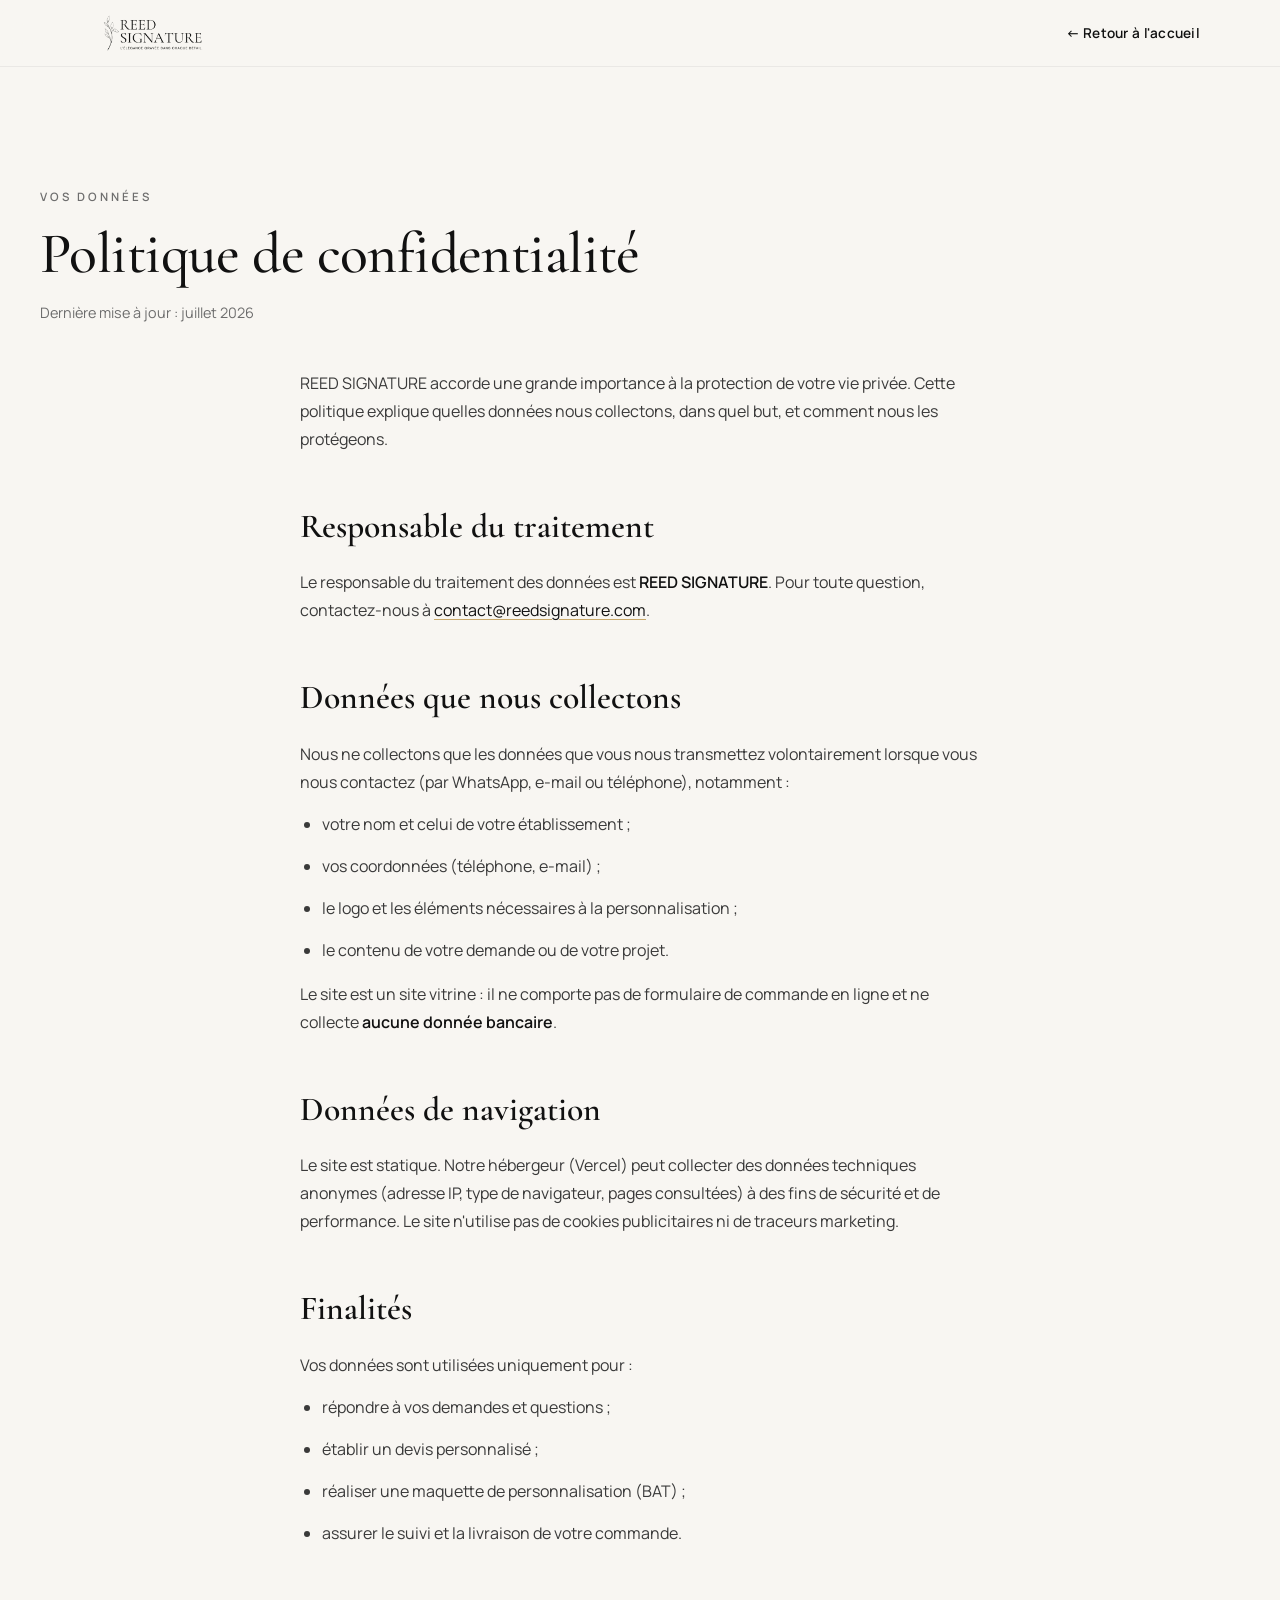
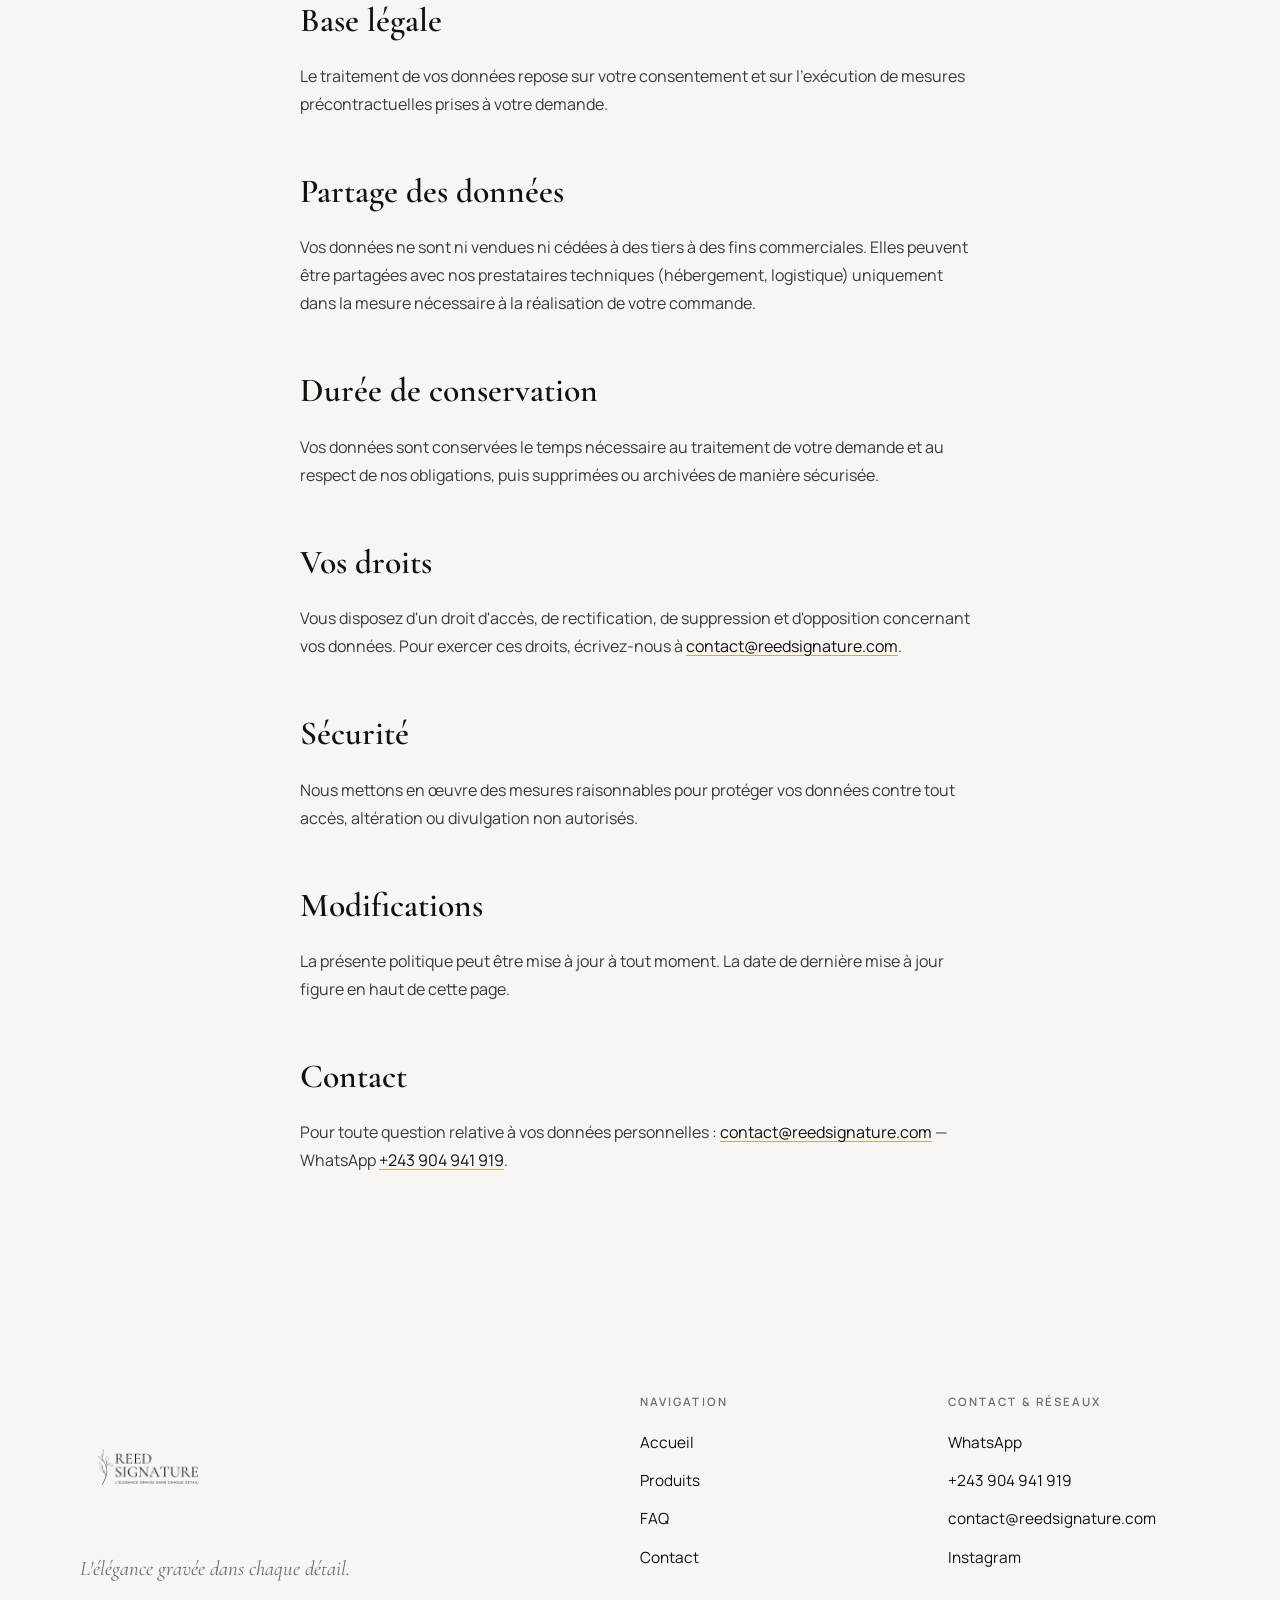
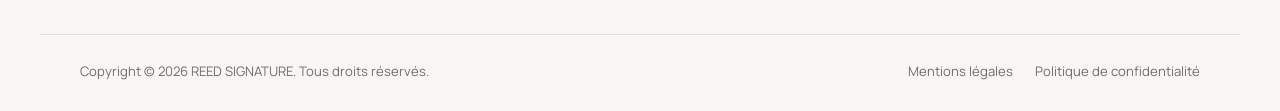
<file: confidentialite.html>
<!DOCTYPE html>
<html lang="fr">
<head>
  <meta charset="UTF-8" />
  <meta name="viewport" content="width=device-width, initial-scale=1, viewport-fit=cover" />
  <meta name="theme-color" content="#111111" />
  <title>Politique de confidentialité — REED SIGNATURE</title>
  <meta name="description" content="Politique de confidentialité du site REED SIGNATURE — comment nous collectons, utilisons et protégeons vos données." />

  <link rel="icon" type="image/svg+xml" href="assets/favicon.svg" />
  <link rel="icon" type="image/png" sizes="32x32" href="assets/favicon-32.png" />
  <link rel="apple-touch-icon" href="assets/apple-touch-icon.png" />

  <link rel="preconnect" href="https://fonts.googleapis.com" />
  <link rel="preconnect" href="https://fonts.gstatic.com" crossorigin />
  <link rel="stylesheet" href="https://fonts.googleapis.com/css2?family=Cormorant+Garamond:ital,wght@0,400;0,500;0,600;1,400&family=Manrope:wght@300;400;500;600;700&display=swap" />
  <link rel="stylesheet" href="styles.css" />
</head>
<body>
  <a class="skip-link" href="#main">Aller au contenu</a>

  <header class="legal-header">
    <div class="container">
      <a href="index.html" class="logo" aria-label="REED SIGNATURE — Accueil">
        <img class="logo-img" src="assets/logo-header-dark.webp" alt="REED SIGNATURE" width="520" height="156" />
      </a>
      <a href="index.html" class="legal-back">← Retour à l'accueil</a>
    </div>
  </header>

  <main id="main">
    <section class="container legal-hero">
      <p class="eyebrow">Vos données</p>
      <h1 class="legal-title">Politique de confidentialité</h1>
      <p class="legal-meta">Dernière mise à jour : juillet 2026</p>
    </section>

    <section class="container legal-content">
      <p>REED SIGNATURE accorde une grande importance à la protection de votre vie privée. Cette politique explique quelles données nous collectons, dans quel but, et comment nous les protégeons.</p>

      <h2>Responsable du traitement</h2>
      <p>Le responsable du traitement des données est <strong>REED SIGNATURE</strong>. Pour toute question, contactez-nous à <a href="mailto:contact@reedsignature.com">contact@reedsignature.com</a>.</p>

      <h2>Données que nous collectons</h2>
      <p>Nous ne collectons que les données que vous nous transmettez volontairement lorsque vous nous contactez (par WhatsApp, e-mail ou téléphone), notamment :</p>
      <ul>
        <li>votre nom et celui de votre établissement ;</li>
        <li>vos coordonnées (téléphone, e-mail) ;</li>
        <li>le logo et les éléments nécessaires à la personnalisation ;</li>
        <li>le contenu de votre demande ou de votre projet.</li>
      </ul>
      <p>Le site est un site vitrine : il ne comporte pas de formulaire de commande en ligne et ne collecte <strong>aucune donnée bancaire</strong>.</p>

      <h2>Données de navigation</h2>
      <p>Le site est statique. Notre hébergeur (Vercel) peut collecter des données techniques anonymes (adresse IP, type de navigateur, pages consultées) à des fins de sécurité et de performance. Le site n'utilise pas de cookies publicitaires ni de traceurs marketing.</p>

      <h2>Finalités</h2>
      <p>Vos données sont utilisées uniquement pour :</p>
      <ul>
        <li>répondre à vos demandes et questions ;</li>
        <li>établir un devis personnalisé ;</li>
        <li>réaliser une maquette de personnalisation (BAT) ;</li>
        <li>assurer le suivi et la livraison de votre commande.</li>
      </ul>

      <h2>Base légale</h2>
      <p>Le traitement de vos données repose sur votre consentement et sur l'exécution de mesures précontractuelles prises à votre demande.</p>

      <h2>Partage des données</h2>
      <p>Vos données ne sont ni vendues ni cédées à des tiers à des fins commerciales. Elles peuvent être partagées avec nos prestataires techniques (hébergement, logistique) uniquement dans la mesure nécessaire à la réalisation de votre commande.</p>

      <h2>Durée de conservation</h2>
      <p>Vos données sont conservées le temps nécessaire au traitement de votre demande et au respect de nos obligations, puis supprimées ou archivées de manière sécurisée.</p>

      <h2>Vos droits</h2>
      <p>Vous disposez d'un droit d'accès, de rectification, de suppression et d'opposition concernant vos données. Pour exercer ces droits, écrivez-nous à <a href="mailto:contact@reedsignature.com">contact@reedsignature.com</a>.</p>

      <h2>Sécurité</h2>
      <p>Nous mettons en œuvre des mesures raisonnables pour protéger vos données contre tout accès, altération ou divulgation non autorisés.</p>

      <h2>Modifications</h2>
      <p>La présente politique peut être mise à jour à tout moment. La date de dernière mise à jour figure en haut de cette page.</p>

      <h2>Contact</h2>
      <p>Pour toute question relative à vos données personnelles : <a href="mailto:contact@reedsignature.com">contact@reedsignature.com</a> — WhatsApp <a href="tel:+243904941919">+243 904 941 919</a>.</p>
    </section>
  </main>

  <footer class="site-footer">
    <div class="container footer-grid">
      <div class="footer-brand">
        <img class="footer-logo-img" src="assets/logo-full-dark.webp" alt="REED SIGNATURE" width="620" height="620" loading="lazy" />
        <p class="footer-tagline">L'élégance gravée dans chaque détail.</p>
      </div>
      <nav class="footer-nav" aria-label="Navigation pied de page">
        <h3>Navigation</h3>
        <ul>
          <li><a href="index.html#accueil">Accueil</a></li>
          <li><a href="index.html#produits">Produits</a></li>
          <li><a href="index.html#faq">FAQ</a></li>
          <li><a href="index.html#contact">Contact</a></li>
        </ul>
      </nav>
      <nav class="footer-nav" aria-label="Contact et réseaux">
        <h3>Contact & réseaux</h3>
        <ul>
          <li><a href="#" data-wa>WhatsApp</a></li>
          <li><a href="tel:+243904941919">+243 904 941 919</a></li>
          <li><a href="mailto:contact@reedsignature.com">contact@reedsignature.com</a></li>
          <li><a href="https://instagram.com/reedsignature" target="_blank" rel="noopener">Instagram</a></li>
        </ul>
      </nav>
    </div>
    <div class="container footer-bottom">
      <p>Copyright © <span id="year">2026</span> REED SIGNATURE. Tous droits réservés.</p>
      <nav class="footer-legal" aria-label="Informations légales">
        <a href="mentions-legales.html">Mentions légales</a>
        <a href="confidentialite.html">Politique de confidentialité</a>
      </nav>
    </div>
  </footer>

  <script>
    document.getElementById('year').textContent = new Date().getFullYear();
    (function(){
      var msg = "Bonjour REED SIGNATURE, je souhaite recevoir un devis pour des pailles personnalisées pour mon établissement.";
      var url = "https://wa.me/243904941919?text=" + encodeURIComponent(msg);
      document.querySelectorAll('[data-wa]').forEach(function(a){ a.href = url; a.target = "_blank"; a.rel = "noopener"; });
    })();
  </script>
</body>
</html>
</file>
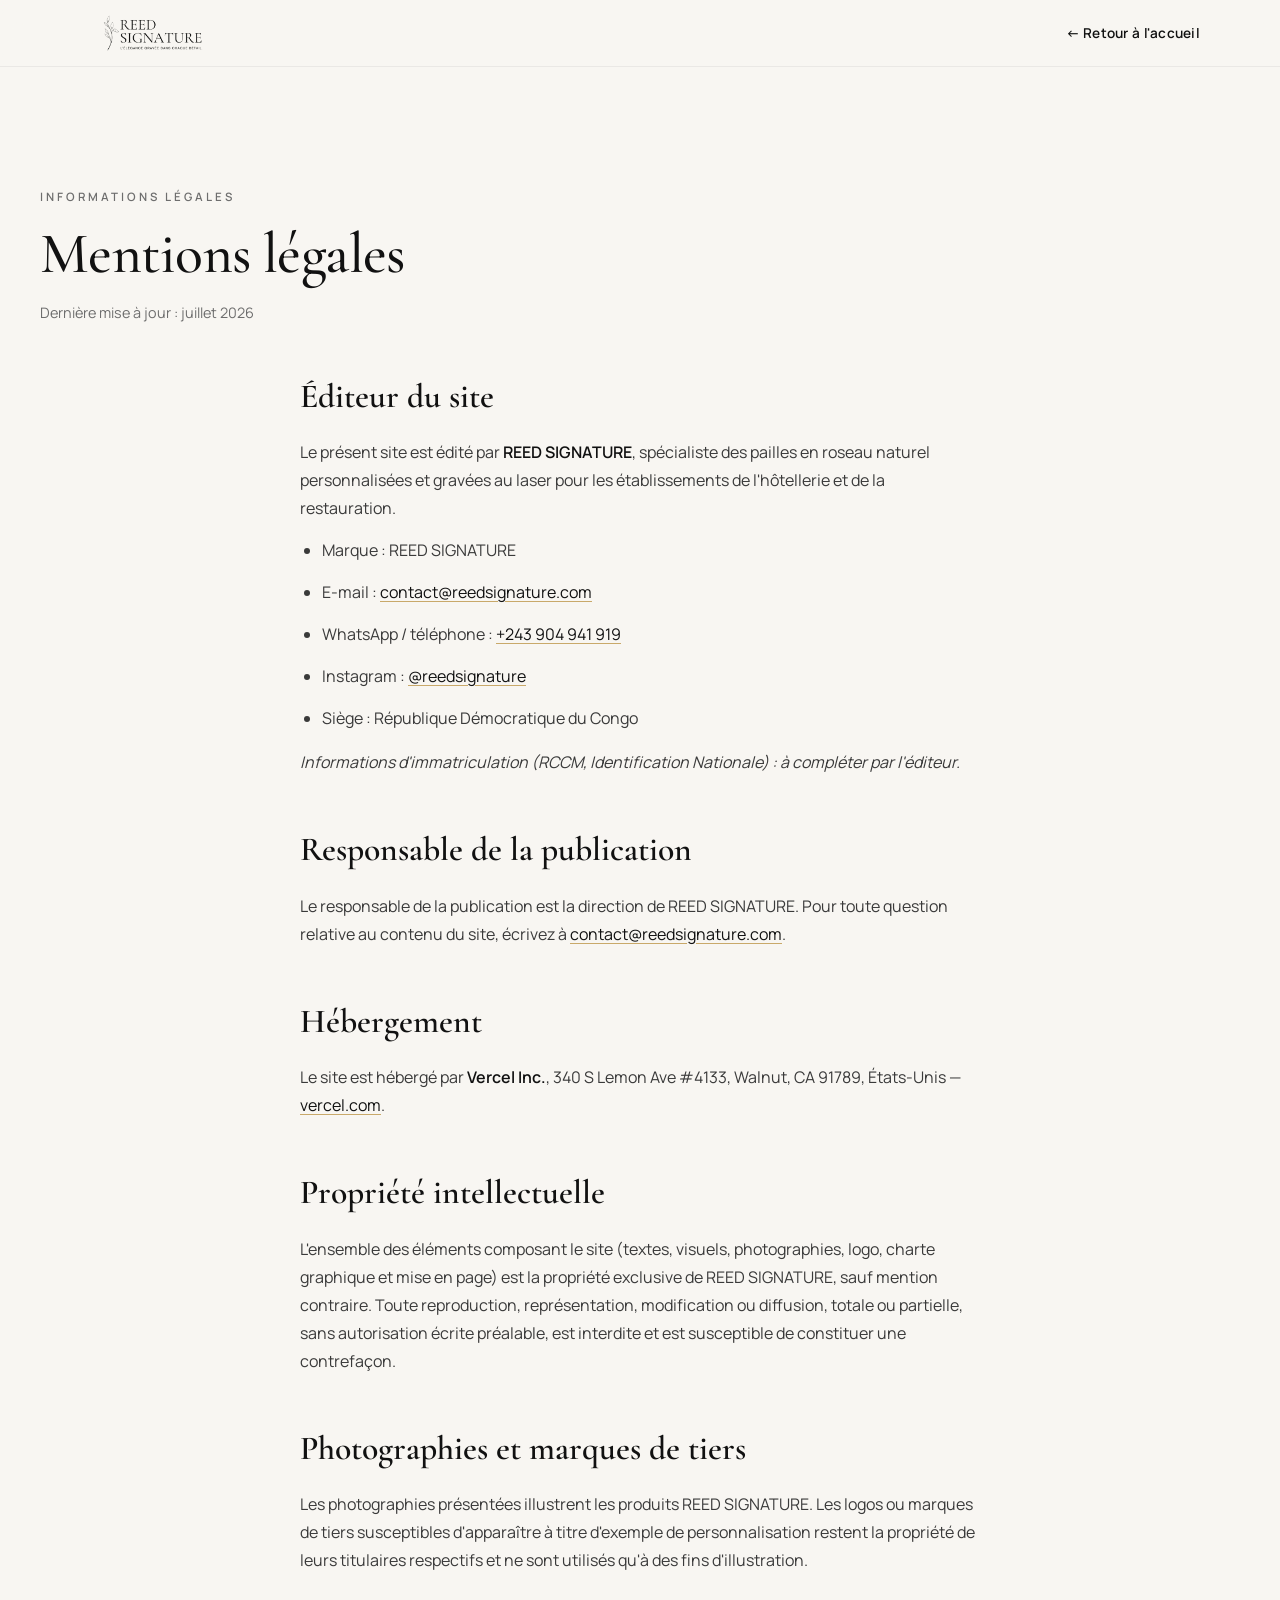
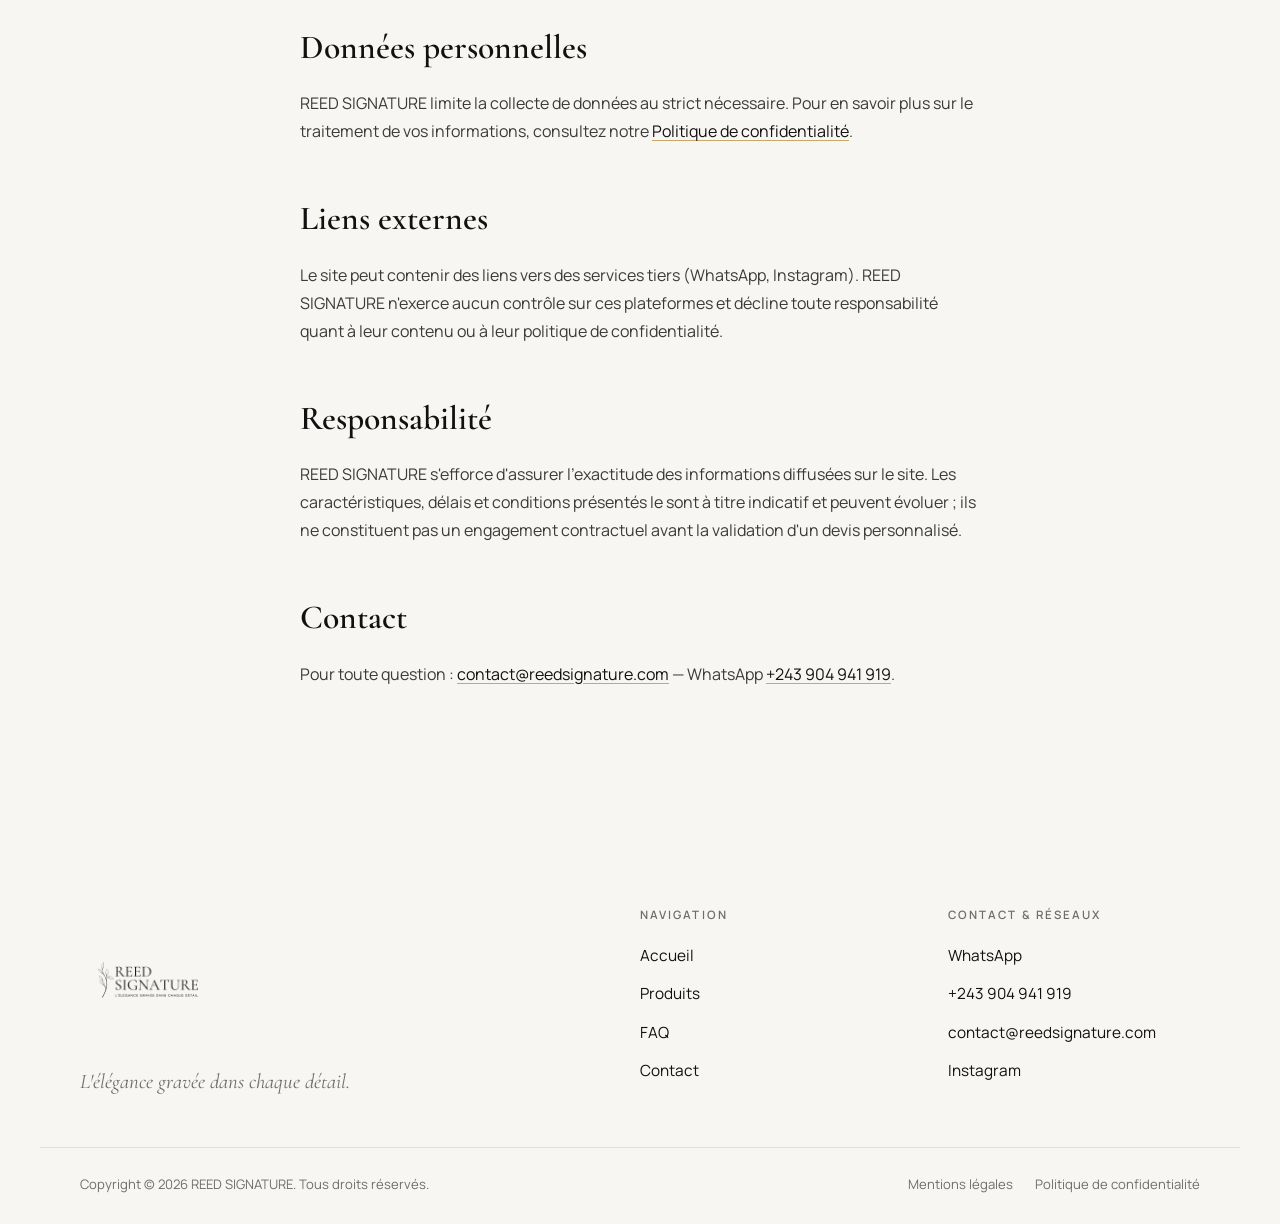
<file: mentions-legales.html>
<!DOCTYPE html>
<html lang="fr">
<head>
  <meta charset="UTF-8" />
  <meta name="viewport" content="width=device-width, initial-scale=1, viewport-fit=cover" />
  <meta name="theme-color" content="#111111" />
  <title>Mentions légales — REED SIGNATURE</title>
  <meta name="description" content="Mentions légales du site REED SIGNATURE — pailles en roseau naturel personnalisées et gravées au laser." />

  <link rel="icon" type="image/svg+xml" href="assets/favicon.svg" />
  <link rel="icon" type="image/png" sizes="32x32" href="assets/favicon-32.png" />
  <link rel="apple-touch-icon" href="assets/apple-touch-icon.png" />

  <link rel="preconnect" href="https://fonts.googleapis.com" />
  <link rel="preconnect" href="https://fonts.gstatic.com" crossorigin />
  <link rel="stylesheet" href="https://fonts.googleapis.com/css2?family=Cormorant+Garamond:ital,wght@0,400;0,500;0,600;1,400&family=Manrope:wght@300;400;500;600;700&display=swap" />
  <link rel="stylesheet" href="styles.css" />
</head>
<body>
  <a class="skip-link" href="#main">Aller au contenu</a>

  <header class="legal-header">
    <div class="container">
      <a href="index.html" class="logo" aria-label="REED SIGNATURE — Accueil">
        <img class="logo-img" src="assets/logo-header-dark.webp" alt="REED SIGNATURE" width="520" height="156" />
      </a>
      <a href="index.html" class="legal-back">← Retour à l'accueil</a>
    </div>
  </header>

  <main id="main">
    <section class="container legal-hero">
      <p class="eyebrow">Informations légales</p>
      <h1 class="legal-title">Mentions légales</h1>
      <p class="legal-meta">Dernière mise à jour : juillet 2026</p>
    </section>

    <section class="container legal-content">
      <h2>Éditeur du site</h2>
      <p>Le présent site est édité par <strong>REED SIGNATURE</strong>, spécialiste des pailles en roseau naturel personnalisées et gravées au laser pour les établissements de l'hôtellerie et de la restauration.</p>
      <ul>
        <li>Marque : REED SIGNATURE</li>
        <li>E-mail : <a href="mailto:contact@reedsignature.com">contact@reedsignature.com</a></li>
        <li>WhatsApp / téléphone : <a href="tel:+243904941919">+243 904 941 919</a></li>
        <li>Instagram : <a href="https://instagram.com/reedsignature" target="_blank" rel="noopener">@reedsignature</a></li>
        <li>Siège : République Démocratique du Congo</li>
      </ul>
      <p><em>Informations d'immatriculation (RCCM, Identification Nationale) : à compléter par l'éditeur.</em></p>

      <h2>Responsable de la publication</h2>
      <p>Le responsable de la publication est la direction de REED SIGNATURE. Pour toute question relative au contenu du site, écrivez à <a href="mailto:contact@reedsignature.com">contact@reedsignature.com</a>.</p>

      <h2>Hébergement</h2>
      <p>Le site est hébergé par <strong>Vercel Inc.</strong>, 340 S Lemon Ave #4133, Walnut, CA 91789, États-Unis — <a href="https://vercel.com" target="_blank" rel="noopener">vercel.com</a>.</p>

      <h2>Propriété intellectuelle</h2>
      <p>L'ensemble des éléments composant le site (textes, visuels, photographies, logo, charte graphique et mise en page) est la propriété exclusive de REED SIGNATURE, sauf mention contraire. Toute reproduction, représentation, modification ou diffusion, totale ou partielle, sans autorisation écrite préalable, est interdite et est susceptible de constituer une contrefaçon.</p>

      <h2>Photographies et marques de tiers</h2>
      <p>Les photographies présentées illustrent les produits REED SIGNATURE. Les logos ou marques de tiers susceptibles d'apparaître à titre d'exemple de personnalisation restent la propriété de leurs titulaires respectifs et ne sont utilisés qu'à des fins d'illustration.</p>

      <h2>Données personnelles</h2>
      <p>REED SIGNATURE limite la collecte de données au strict nécessaire. Pour en savoir plus sur le traitement de vos informations, consultez notre <a href="confidentialite.html">Politique de confidentialité</a>.</p>

      <h2>Liens externes</h2>
      <p>Le site peut contenir des liens vers des services tiers (WhatsApp, Instagram). REED SIGNATURE n'exerce aucun contrôle sur ces plateformes et décline toute responsabilité quant à leur contenu ou à leur politique de confidentialité.</p>

      <h2>Responsabilité</h2>
      <p>REED SIGNATURE s'efforce d'assurer l'exactitude des informations diffusées sur le site. Les caractéristiques, délais et conditions présentés le sont à titre indicatif et peuvent évoluer ; ils ne constituent pas un engagement contractuel avant la validation d'un devis personnalisé.</p>

      <h2>Contact</h2>
      <p>Pour toute question : <a href="mailto:contact@reedsignature.com">contact@reedsignature.com</a> — WhatsApp <a href="tel:+243904941919">+243 904 941 919</a>.</p>
    </section>
  </main>

  <footer class="site-footer">
    <div class="container footer-grid">
      <div class="footer-brand">
        <img class="footer-logo-img" src="assets/logo-full-dark.webp" alt="REED SIGNATURE" width="620" height="620" loading="lazy" />
        <p class="footer-tagline">L'élégance gravée dans chaque détail.</p>
      </div>
      <nav class="footer-nav" aria-label="Navigation pied de page">
        <h3>Navigation</h3>
        <ul>
          <li><a href="index.html#accueil">Accueil</a></li>
          <li><a href="index.html#produits">Produits</a></li>
          <li><a href="index.html#faq">FAQ</a></li>
          <li><a href="index.html#contact">Contact</a></li>
        </ul>
      </nav>
      <nav class="footer-nav" aria-label="Contact et réseaux">
        <h3>Contact & réseaux</h3>
        <ul>
          <li><a href="#" data-wa>WhatsApp</a></li>
          <li><a href="tel:+243904941919">+243 904 941 919</a></li>
          <li><a href="mailto:contact@reedsignature.com">contact@reedsignature.com</a></li>
          <li><a href="https://instagram.com/reedsignature" target="_blank" rel="noopener">Instagram</a></li>
        </ul>
      </nav>
    </div>
    <div class="container footer-bottom">
      <p>Copyright © <span id="year">2026</span> REED SIGNATURE. Tous droits réservés.</p>
      <nav class="footer-legal" aria-label="Informations légales">
        <a href="mentions-legales.html">Mentions légales</a>
        <a href="confidentialite.html">Politique de confidentialité</a>
      </nav>
    </div>
  </footer>

  <script>
    document.getElementById('year').textContent = new Date().getFullYear();
    (function(){
      var msg = "Bonjour REED SIGNATURE, je souhaite recevoir un devis pour des pailles personnalisées pour mon établissement.";
      var url = "https://wa.me/243904941919?text=" + encodeURIComponent(msg);
      document.querySelectorAll('[data-wa]').forEach(function(a){ a.href = url; a.target = "_blank"; a.rel = "noopener"; });
    })();
  </script>
</body>
</html>
</file>
<file: styles.css>
/* ============================================================
   REED SIGNATURE — Feuille de style
   Mobile-first · Premium · Minimaliste
   ============================================================ */

:root {
  /* Palette */
  --noir: #111111;
  --blanc: #F8F6F2;
  --sable: #D9CDBE;
  --gris: #6E6E6E;
  --champagne: #C9A96A;
  --blanc-pur: #FFFFFF;
  --creme: #EFEAE1;

  /* Typographies */
  --font-title: "Cormorant Garamond", Georgia, "Times New Roman", serif;
  --font-body: "Manrope", -apple-system, BlinkMacSystemFont, "Segoe UI", Roboto, sans-serif;

  /* Rythme */
  --radius: 10px;
  --radius-lg: 16px;
  --shadow-soft: 0 18px 50px -28px rgba(17, 17, 17, 0.28);
  --shadow-hover: 0 26px 60px -26px rgba(17, 17, 17, 0.40);
  --maxw: 1200px;
  --gutter: clamp(20px, 5vw, 40px);
  --section-y: clamp(64px, 11vw, 140px);

  --ease: cubic-bezier(0.22, 1, 0.36, 1);
}

/* ---------- Reset léger ---------- */
*, *::before, *::after { box-sizing: border-box; }
* { margin: 0; }
html { -webkit-text-size-adjust: 100%; scroll-behavior: smooth; }
@media (prefers-reduced-motion: reduce) { html { scroll-behavior: auto; } }

body {
  font-family: var(--font-body);
  font-weight: 400;
  color: var(--noir);
  background: var(--blanc);
  line-height: 1.65;
  font-size: 16px;
  -webkit-font-smoothing: antialiased;
  text-rendering: optimizeLegibility;
  overflow-x: hidden;
}

img { display: block; max-width: 100%; height: auto; }
a { color: inherit; text-decoration: none; }
ul, ol { list-style: none; padding: 0; }

:focus-visible {
  outline: 2px solid var(--champagne);
  outline-offset: 3px;
  border-radius: 4px;
}

.container { width: 100%; max-width: var(--maxw); margin-inline: auto; padding-inline: var(--gutter); }

.skip-link {
  position: absolute; left: -999px; top: 0; z-index: 200;
  background: var(--noir); color: var(--blanc); padding: 12px 18px; border-radius: 0 0 8px 0;
}
.skip-link:focus { left: 0; }

/* ---------- Typographie ---------- */
.section-title {
  font-family: var(--font-title);
  font-weight: 500;
  font-size: clamp(2rem, 5.5vw, 3.6rem);
  line-height: 1.08;
  letter-spacing: -0.01em;
}
.eyebrow {
  font-size: 0.72rem;
  letter-spacing: 0.26em;
  text-transform: uppercase;
  color: var(--gris);
  font-weight: 600;
  margin-bottom: 18px;
}
.eyebrow.light { color: var(--sable); }

.section { padding-block: var(--section-y); }
.section-head { max-width: 620px; margin-bottom: clamp(40px, 6vw, 72px); }
.section-lead, .section-head .section-lead {
  margin-top: 22px; color: var(--gris); font-size: 1.05rem; max-width: 52ch;
}

/* ============================================================
   BOUTONS
   ============================================================ */
.btn {
  --b-pad-y: 16px; --b-pad-x: 30px;
  display: inline-flex; align-items: center; justify-content: center; gap: 10px;
  font-family: var(--font-body); font-weight: 600; font-size: 0.86rem;
  letter-spacing: 0.04em;
  padding: var(--b-pad-y) var(--b-pad-x);
  border-radius: 100px; border: 1px solid transparent; cursor: pointer;
  transition: transform .5s var(--ease), background-color .4s var(--ease), color .4s var(--ease), border-color .4s var(--ease), box-shadow .4s var(--ease);
  will-change: transform; text-align: center; line-height: 1;
}
.btn-sm { --b-pad-y: 12px; --b-pad-x: 22px; font-size: 0.8rem; }

.btn-dark { background: var(--noir); color: var(--blanc); }
.btn-dark:hover { background: #000; transform: translateY(-2px); box-shadow: var(--shadow-hover); }

.btn-light { background: var(--blanc); color: var(--noir); }
.btn-light:hover { transform: translateY(-2px); box-shadow: 0 24px 50px -22px rgba(0,0,0,.55); }

.btn-ghost-light { background: transparent; color: var(--blanc); border-color: rgba(248,246,242,0.45); }
.btn-ghost-light:hover { background: rgba(248,246,242,0.12); border-color: var(--blanc); transform: translateY(-2px); }

.wa-ico { flex: 0 0 auto; }

/* ============================================================
   HEADER
   ============================================================ */
.site-header {
  position: fixed; inset: 0 0 auto 0; z-index: 100;
  transition: background-color .5s var(--ease), box-shadow .5s var(--ease), padding .4s var(--ease);
  padding-block: 8px;
}
.site-header.scrolled {
  background: rgba(248, 246, 242, 0.82);
  backdrop-filter: saturate(160%) blur(14px);
  -webkit-backdrop-filter: saturate(160%) blur(14px);
  box-shadow: 0 1px 0 rgba(17,17,17,0.06);
}
.header-inner { display: flex; align-items: center; justify-content: space-between; gap: 20px; min-height: 64px; }

.logo { position: relative; display: inline-flex; align-items: center; height: 46px; }
.logo-img { height: 46px; width: auto; display: block; transition: opacity .5s var(--ease); }
.logo-dark { position: absolute; left: 0; top: 0; opacity: 0; }
/* Sur fond sombre (hero) : logo blanc. Header condensé ou menu ouvert : logo noir. */
.site-header.scrolled .logo-light { opacity: 0; }
.site-header.scrolled .logo-dark { opacity: 1; }
.nav-open .logo-light { opacity: 0; }
.nav-open .logo-dark { opacity: 1; }
@media (max-width: 480px) { .logo, .logo-img { height: 40px; } }

.nav { display: none; }
.nav-list { display: flex; gap: 34px; }
.nav-list a {
  font-size: 0.84rem; font-weight: 500; letter-spacing: 0.02em; color: var(--blanc);
  position: relative; transition: color .4s var(--ease); padding-block: 6px;
}
.site-header.scrolled .nav-list a, .site-header.solid .nav-list a { color: var(--noir); }
.nav-list a::after {
  content: ""; position: absolute; left: 0; bottom: 0; width: 0; height: 1px;
  background: currentColor; transition: width .45s var(--ease);
}
.nav-list a:hover::after { width: 100%; }

.header-cta { display: none; }
.site-header.scrolled .header-cta { background: var(--noir); color: var(--blanc); }

/* Hamburger */
.nav-toggle {
  width: 44px; height: 44px; border: none; background: transparent; cursor: pointer;
  display: inline-flex; flex-direction: column; justify-content: center; gap: 5px; padding: 10px;
}
.nav-toggle span {
  display: block; height: 1.5px; width: 22px; background: var(--blanc); border-radius: 2px;
  transition: transform .4s var(--ease), opacity .3s var(--ease), background-color .5s var(--ease);
}
.site-header.scrolled .nav-toggle span, .site-header.solid .nav-toggle span,
.nav-open .nav-toggle span { background: var(--noir); }
.nav-open .nav-toggle span:nth-child(1) { transform: translateY(6.5px) rotate(45deg); }
.nav-open .nav-toggle span:nth-child(2) { opacity: 0; }
.nav-open .nav-toggle span:nth-child(3) { transform: translateY(-6.5px) rotate(-45deg); }

/* Menu mobile */
.mobile-nav {
  position: fixed; inset: 0; z-index: 90;
  background: var(--blanc); padding: clamp(90px, 22vw, 120px) var(--gutter) 48px;
  display: flex; flex-direction: column; justify-content: space-between;
  transform: translateY(-100%); opacity: 0; visibility: hidden;
  transition: transform .55s var(--ease), opacity .4s var(--ease), visibility .4s;
}
.nav-open .mobile-nav { transform: translateY(0); opacity: 1; visibility: visible; }
.mobile-nav ul { display: flex; flex-direction: column; gap: 6px; }
.mobile-nav a {
  font-family: var(--font-title); font-size: clamp(2rem, 9vw, 2.8rem); font-weight: 500;
  padding-block: 10px; display: inline-block; border-bottom: 1px solid rgba(17,17,17,0.06);
}
.mobile-cta { width: 100%; margin-top: 32px; }

/* ============================================================
   HERO
   ============================================================ */
.hero {
  position: relative; min-height: 100svh; display: flex; align-items: flex-end;
  padding-block: clamp(120px, 26vh, 220px) clamp(56px, 10vh, 96px);
  color: var(--blanc); overflow: hidden;
}
.hero-media { position: absolute; inset: 0; z-index: -1; }
.hero-media img { width: 100%; height: 100%; object-fit: cover; object-position: 50% 42%; }
.hero-overlay {
  position: absolute; inset: 0;
  background:
    linear-gradient(to bottom, rgba(17,17,17,0.68) 0%, rgba(17,17,17,0.30) 13%, rgba(17,17,17,0) 28%),
    linear-gradient(to top, rgba(17,17,17,0.82) 0%, rgba(17,17,17,0.42) 40%, rgba(17,17,17,0.18) 70%, rgba(17,17,17,0.14) 100%);
}
.hero-content { position: relative; }
.hero-eyebrow { color: var(--sable); }
.hero-title {
  font-family: var(--font-title); font-weight: 500;
  font-size: clamp(2.6rem, 11vw, 5.6rem); line-height: 1.02; letter-spacing: -0.015em;
  max-width: 16ch;
}
.hero-subtitle {
  margin-top: 26px; font-size: clamp(1rem, 2.4vw, 1.18rem); max-width: 46ch;
  color: rgba(248,246,242,0.92); font-weight: 300;
}
.hero-actions { margin-top: 38px; display: flex; flex-wrap: wrap; gap: 14px; }

/* ============================================================
   BANDEAU INFO
   ============================================================ */
.info-bar { background: var(--noir); color: var(--blanc); }
.info-bar-grid {
  display: grid; grid-template-columns: 1fr; gap: 0;
  padding-block: 8px;
}
.info-item {
  display: flex; flex-direction: column; gap: 6px; text-align: center;
  padding: 26px 16px; border-bottom: 1px solid rgba(248,246,242,0.10);
}
.info-num {
  font-family: var(--font-title); font-size: 1.7rem; font-weight: 500; color: var(--champagne);
  letter-spacing: 0.02em;
}
.info-label { font-size: 0.82rem; color: rgba(248,246,242,0.72); letter-spacing: 0.02em; }

/* ============================================================
   CARTES (grilles génériques)
   ============================================================ */
.card-grid { display: grid; gap: clamp(16px, 3vw, 28px); grid-template-columns: 1fr; }

/* POURQUOI */
.feature-card {
  background: var(--blanc-pur); border: 1px solid rgba(17,17,17,0.06); border-radius: var(--radius-lg);
  padding: clamp(28px, 5vw, 40px); box-shadow: var(--shadow-soft);
  transition: transform .6s var(--ease), box-shadow .6s var(--ease);
}
.feature-card:hover { transform: translateY(-4px); box-shadow: var(--shadow-hover); }
.feature-ico {
  display: inline-flex; width: 52px; height: 52px; align-items: center; justify-content: center;
  border-radius: 50%; background: var(--blanc); color: var(--champagne); margin-bottom: 22px;
  border: 1px solid rgba(201,169,106,0.30);
}
.feature-ico svg { width: 26px; height: 26px; }
.feature-card h3 { font-family: var(--font-title); font-size: 1.5rem; font-weight: 600; margin-bottom: 10px; }
.feature-card p { color: var(--gris); font-size: 0.96rem; }

/* PRODUITS */
.product-card {
  background: var(--blanc-pur); border-radius: var(--radius-lg); overflow: hidden;
  border: 1px solid rgba(17,17,17,0.06); box-shadow: var(--shadow-soft);
  transition: transform .6s var(--ease), box-shadow .6s var(--ease); display: flex; flex-direction: column;
}
.product-card:hover { transform: translateY(-5px); box-shadow: var(--shadow-hover); }
.product-media { aspect-ratio: 4 / 5; overflow: hidden; background: var(--creme); }
.product-media img { width: 100%; height: 100%; object-fit: cover; transition: transform 1.1s var(--ease); }
.product-card:hover .product-media img { transform: scale(1.05); }
.product-body { padding: 26px clamp(22px, 4vw, 30px) 30px; }
.product-ref {
  display: inline-block; font-size: 0.7rem; letter-spacing: 0.18em; font-weight: 600;
  color: var(--champagne); margin-bottom: 12px;
}
.product-body h3 { font-family: var(--font-title); font-size: 1.7rem; font-weight: 600; line-height: 1.1; margin-bottom: 16px; }
.product-spec { display: flex; gap: 28px; padding-block: 14px; border-top: 1px solid rgba(17,17,17,0.08); }
.product-spec dt { font-size: 0.72rem; letter-spacing: 0.08em; text-transform: uppercase; color: var(--gris); }
.product-spec dd { font-size: 1rem; font-weight: 600; margin-top: 2px; }
.product-use { margin-top: 14px; color: var(--gris); font-size: 0.92rem; }

/* ============================================================
   PERSONNALISATION
   ============================================================ */
.personnalisation { background: var(--creme); }
.perso-grid { display: grid; grid-template-columns: 1fr; gap: clamp(32px, 6vw, 64px); align-items: center; }
.perso-media { border-radius: var(--radius-lg); overflow: hidden; box-shadow: var(--shadow-soft); }
.perso-media img { width: 100%; aspect-ratio: 4 / 5; object-fit: cover; }
.perso-text p { color: var(--gris); margin-top: 20px; max-width: 46ch; font-size: 1.02rem; }
.perso-zone {
  display: flex; flex-direction: column; gap: 2px; margin-top: 28px !important;
  padding: 18px 22px; background: var(--blanc-pur); border-radius: var(--radius);
  border-left: 2px solid var(--champagne); width: fit-content;
}
.perso-zone span { font-size: 0.72rem; letter-spacing: 0.16em; text-transform: uppercase; color: var(--gris); }
.perso-zone strong { font-family: var(--font-title); font-size: 2rem; font-weight: 600; color: var(--noir); }
.perso-text .btn { margin-top: 32px; }

/* ============================================================
   PROCESSUS — Timeline
   ============================================================ */
.timeline { position: relative; display: grid; grid-template-columns: 1fr; gap: 0; max-width: 640px; }
.timeline::before {
  content: ""; position: absolute; left: 23px; top: 8px; bottom: 8px; width: 1px;
  background: linear-gradient(to bottom, var(--sable), rgba(217,205,190,0.2));
}
.timeline-step { position: relative; display: flex; gap: 26px; align-items: flex-start; padding-block: clamp(16px, 3vw, 26px); }
.step-num {
  flex: 0 0 auto; width: 48px; height: 48px; border-radius: 50%;
  display: inline-flex; align-items: center; justify-content: center;
  background: var(--noir); color: var(--blanc); font-family: var(--font-title); font-size: 1.3rem; font-weight: 600;
  position: relative; z-index: 1;
}
.timeline-step p { font-size: 1.1rem; padding-top: 11px; max-width: 40ch; }

/* ============================================================
   TARIFS
   ============================================================ */
.tarifs { text-align: center; }
.tarifs-inner { max-width: 640px; margin-inline: auto; }
.tarifs-text { color: var(--gris); margin-block: 22px 34px; font-size: 1.05rem; }

/* ============================================================
   FAQ
   ============================================================ */
.faq-list { max-width: 760px; }
.faq-item { border-bottom: 1px solid rgba(17,17,17,0.12); }
.faq-item summary {
  display: flex; align-items: center; justify-content: space-between; gap: 20px;
  padding-block: clamp(20px, 3.4vw, 28px); cursor: pointer; list-style: none;
  font-family: var(--font-title); font-size: clamp(1.25rem, 3.6vw, 1.6rem); font-weight: 500;
}
.faq-item summary::-webkit-details-marker { display: none; }
.faq-icon { position: relative; flex: 0 0 auto; width: 20px; height: 20px; }
.faq-icon::before, .faq-icon::after {
  content: ""; position: absolute; background: var(--champagne); transition: transform .4s var(--ease);
}
.faq-icon::before { top: 9px; left: 0; width: 20px; height: 1.5px; }
.faq-icon::after { left: 9px; top: 0; width: 1.5px; height: 20px; }
.faq-item[open] .faq-icon::after { transform: scaleY(0); }
.faq-answer { overflow: hidden; }
.faq-answer p { padding-bottom: clamp(20px, 3.4vw, 28px); color: var(--gris); font-size: 1rem; max-width: 60ch; }

/* Animation ouverture (JS gère le max-height) */
.faq-answer { max-height: 0; transition: max-height .5s var(--ease); }

/* ============================================================
   CONTACT
   ============================================================ */
.contact { background: var(--noir); color: var(--blanc); }
.contact .section-title { color: var(--blanc); }
.contact-inner { display: grid; grid-template-columns: 1fr; gap: clamp(44px, 7vw, 80px); }
.contact-text { color: rgba(248,246,242,0.78); margin-block: 22px 34px; font-size: 1.05rem; max-width: 44ch; }
.btn-wa { width: fit-content; }

.contact-list li { display: flex; flex-direction: column; gap: 3px; padding-block: 18px; border-top: 1px solid rgba(248,246,242,0.12); }
.contact-label { font-size: 0.72rem; letter-spacing: 0.16em; text-transform: uppercase; color: var(--sable); }
.contact-list a { font-size: 1.12rem; transition: color .4s var(--ease); width: fit-content; }
.contact-list a:hover { color: var(--champagne); }

/* ============================================================
   FOOTER
   ============================================================ */
.site-footer { background: var(--blanc); padding-block: clamp(56px, 8vw, 88px) 28px; }
.footer-grid { display: grid; grid-template-columns: 1fr; gap: 44px; padding-bottom: 48px; border-bottom: 1px solid rgba(17,17,17,0.1); }
.footer-logo-img { height: 150px; width: auto; margin-left: -6px; }
.footer-tagline { font-family: var(--font-title); font-style: italic; font-size: 1.3rem; color: var(--gris); margin-top: 10px; }
@media (max-width: 640px) { .footer-logo-img { height: 128px; } }
.footer-nav h3 { font-size: 0.72rem; letter-spacing: 0.18em; text-transform: uppercase; color: var(--gris); font-weight: 600; margin-bottom: 18px; }
.footer-nav li { margin-bottom: 12px; }
.footer-nav a { font-size: 0.96rem; transition: color .4s var(--ease); position: relative; }
.footer-nav a:hover { color: var(--champagne); }
.footer-bottom {
  padding-top: 26px; display: flex; flex-direction: column; gap: 14px;
  align-items: flex-start;
}
.footer-bottom p { font-size: 0.82rem; color: var(--gris); }
.footer-legal { display: flex; flex-wrap: wrap; gap: 22px; }
.footer-legal a { font-size: 0.82rem; color: var(--gris); transition: color .4s var(--ease); }
.footer-legal a:hover { color: var(--champagne); }
@media (min-width: 640px) {
  .footer-bottom { flex-direction: row; justify-content: space-between; align-items: center; }
}

/* ============================================================
   WHATSAPP FLOTTANT
   ============================================================ */
.wa-float {
  position: fixed; right: clamp(16px, 4vw, 28px); bottom: clamp(16px, 4vw, 28px); z-index: 80;
  width: 56px; height: 56px; border-radius: 50%; background: #25D366; color: #fff;
  display: inline-flex; align-items: center; justify-content: center;
  box-shadow: 0 14px 30px -8px rgba(37,211,102,0.6);
  transition: transform .5s var(--ease), box-shadow .5s var(--ease), opacity .5s var(--ease);
  opacity: 0; transform: scale(0.6) translateY(20px); pointer-events: none;
}
.wa-float.show { opacity: 1; transform: scale(1) translateY(0); pointer-events: auto; }
.wa-float:hover { transform: scale(1.08); box-shadow: 0 18px 36px -8px rgba(37,211,102,0.7); }

/* ============================================================
   ÉLÉMENTS ÉDITORIAUX
   ============================================================ */
.link-underline {
  display: inline-block; margin-top: 30px; font-weight: 600; font-size: 0.86rem;
  letter-spacing: 0.04em; padding-bottom: 4px; border-bottom: 1px solid var(--champagne);
  transition: color .4s var(--ease), border-color .4s var(--ease);
}
.link-underline:hover { color: var(--champagne); }
.section-head.center { margin-inline: auto; text-align: center; }

/* MANIFESTE / ÉDITORIAL */
.editorial-grid { display: grid; grid-template-columns: 1fr; gap: clamp(32px, 6vw, 70px); align-items: center; }
.editorial-media { border-radius: var(--radius-lg); overflow: hidden; box-shadow: var(--shadow-soft); }
.editorial-media img { width: 100%; aspect-ratio: 4 / 5; object-fit: cover; }
.editorial-text p { color: var(--gris); margin-top: 20px; font-size: 1.05rem; max-width: 48ch; }

/* INTRO PRODUITS */
.produits-intro {
  display: grid; grid-template-columns: 1fr; gap: clamp(28px, 5vw, 56px);
  align-items: center; margin-bottom: clamp(44px, 7vw, 80px);
}
.produits-hero { border-radius: var(--radius-lg); overflow: hidden; box-shadow: var(--shadow-soft); }
.produits-hero img { width: 100%; aspect-ratio: 4 / 5; object-fit: cover; }
.produits-head { margin-bottom: 0; }

/* PROCESSUS */
.processus-grid { display: grid; grid-template-columns: 1fr; gap: clamp(36px, 6vw, 72px); align-items: start; }
.processus-media { border-radius: var(--radius-lg); overflow: hidden; box-shadow: var(--shadow-soft); }
.processus-media img { width: 100%; aspect-ratio: 4 / 5; object-fit: cover; }

/* GALERIE LIFESTYLE */
.gallery-grid { display: grid; grid-template-columns: 1fr; gap: clamp(14px, 2.5vw, 22px); }
.gallery-item { border-radius: var(--radius-lg); overflow: hidden; box-shadow: var(--shadow-soft); }
.gallery-item img { width: 100%; height: 100%; object-fit: cover; aspect-ratio: 4 / 5; transition: transform 1.2s var(--ease); }
.gallery-item:hover img { transform: scale(1.05); }

/* LOGO CONTACT */
.contact-logo { height: 84px; width: auto; margin-bottom: 26px; }

/* ============================================================
   PAGES LÉGALES
   ============================================================ */
.legal-header {
  position: sticky; top: 0; z-index: 100;
  background: rgba(248, 246, 242, 0.88);
  backdrop-filter: saturate(160%) blur(14px);
  -webkit-backdrop-filter: saturate(160%) blur(14px);
  border-bottom: 1px solid rgba(17,17,17,0.06);
}
.legal-header .container { display: flex; align-items: center; justify-content: space-between; min-height: 64px; gap: 20px; padding-block: 10px; }
.legal-header .logo-img { height: 44px; width: auto; }
.legal-back { font-size: 0.85rem; font-weight: 600; letter-spacing: 0.02em; display: inline-flex; align-items: center; gap: 8px; transition: color .4s var(--ease); }
.legal-back:hover { color: var(--champagne); }
.legal-hero { padding: clamp(70px, 11vw, 120px) 0 clamp(26px, 4vw, 44px); }
.legal-title { font-family: var(--font-title); font-weight: 500; font-size: clamp(2.2rem, 6vw, 3.6rem); line-height: 1.06; letter-spacing: -0.01em; }
.legal-meta { color: var(--gris); margin-top: 16px; font-size: 0.9rem; }
.legal-content { padding-bottom: clamp(60px, 9vw, 120px); max-width: 760px; }
.legal-content h2 { font-family: var(--font-title); font-size: clamp(1.5rem, 3.6vw, 2.1rem); font-weight: 600; margin: 46px 0 14px; }
.legal-content h2:first-child { margin-top: 0; }
.legal-content p, .legal-content li { color: #3a3a3a; font-size: 1rem; line-height: 1.75; margin-bottom: 14px; }
.legal-content ul { list-style: disc; padding-left: 22px; margin-bottom: 16px; }
.legal-content a { color: var(--noir); text-decoration: underline; text-decoration-color: var(--champagne); text-underline-offset: 3px; }
.legal-content strong { font-weight: 600; color: var(--noir); }

/* ============================================================
   ANIMATIONS AU SCROLL
   ============================================================ */
[data-reveal] {
  opacity: 0; transform: translateY(26px);
  transition: opacity .9s var(--ease), transform .9s var(--ease);
  will-change: opacity, transform;
}
[data-reveal].is-visible { opacity: 1; transform: none; }

@media (prefers-reduced-motion: reduce) {
  [data-reveal] { opacity: 1; transform: none; transition: none; }
  .product-media img, .btn, .feature-card, .product-card { transition: none !important; }
}

/* ============================================================
   RESPONSIVE — Tablette & Desktop
   ============================================================ */
@media (min-width: 640px) {
  .info-bar-grid { grid-template-columns: 1fr 1fr; }
  .info-item:nth-child(odd) { border-right: 1px solid rgba(248,246,242,0.10); }
  .card-grid.products { grid-template-columns: 1fr 1fr; }
}

@media (min-width: 768px) {
  .card-grid.four { grid-template-columns: 1fr 1fr; }
  .perso-grid { grid-template-columns: 1fr 1fr; }
  .editorial-grid { grid-template-columns: 0.95fr 1.05fr; }
  .produits-intro { grid-template-columns: 1fr 1fr; }
  .processus-grid { grid-template-columns: 0.85fr 1.15fr; }
  .processus-visual { position: sticky; top: 96px; }
  .gallery-grid { grid-template-columns: 1fr 1fr; grid-auto-rows: 1fr; }
  .gallery-item.tall { grid-row: span 2; }
  .contact-inner { grid-template-columns: 1.1fr 0.9fr; align-items: start; }
  .footer-grid { grid-template-columns: 2fr 1fr 1fr; gap: 56px; }
}

@media (min-width: 960px) {
  .nav { display: block; }
  .header-cta { display: inline-flex; }
  .nav-toggle { display: none; }
  .mobile-nav { display: none; }

  .info-bar-grid { grid-template-columns: repeat(4, 1fr); }
  .info-item { border-bottom: none; border-right: 1px solid rgba(248,246,242,0.10); }
  .info-item:last-child { border-right: none; }
  .info-item:nth-child(odd) { border-right: 1px solid rgba(248,246,242,0.10); }

  .card-grid.four { grid-template-columns: repeat(4, 1fr); }
  .card-grid.products { grid-template-columns: repeat(3, 1fr); }
}

@media (min-width: 1100px) {
  .hero { align-items: center; }
}
</file>
